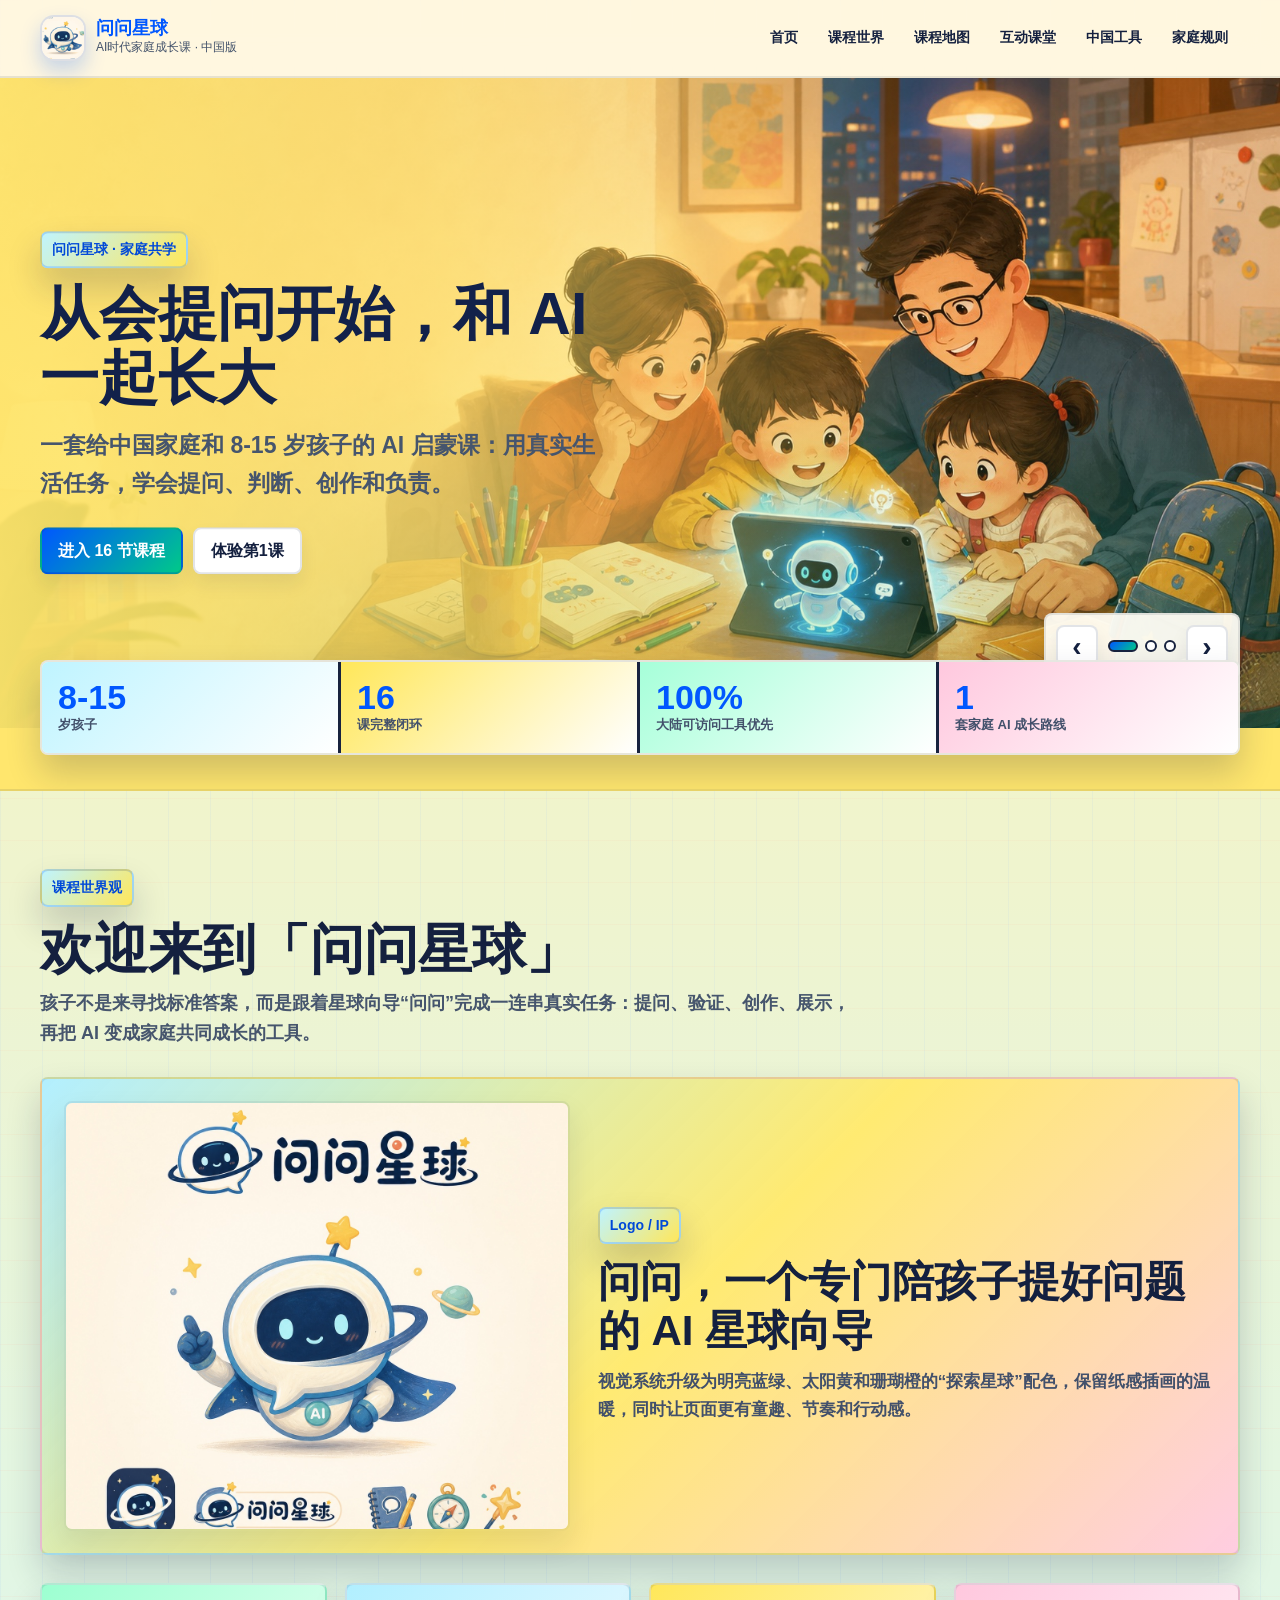
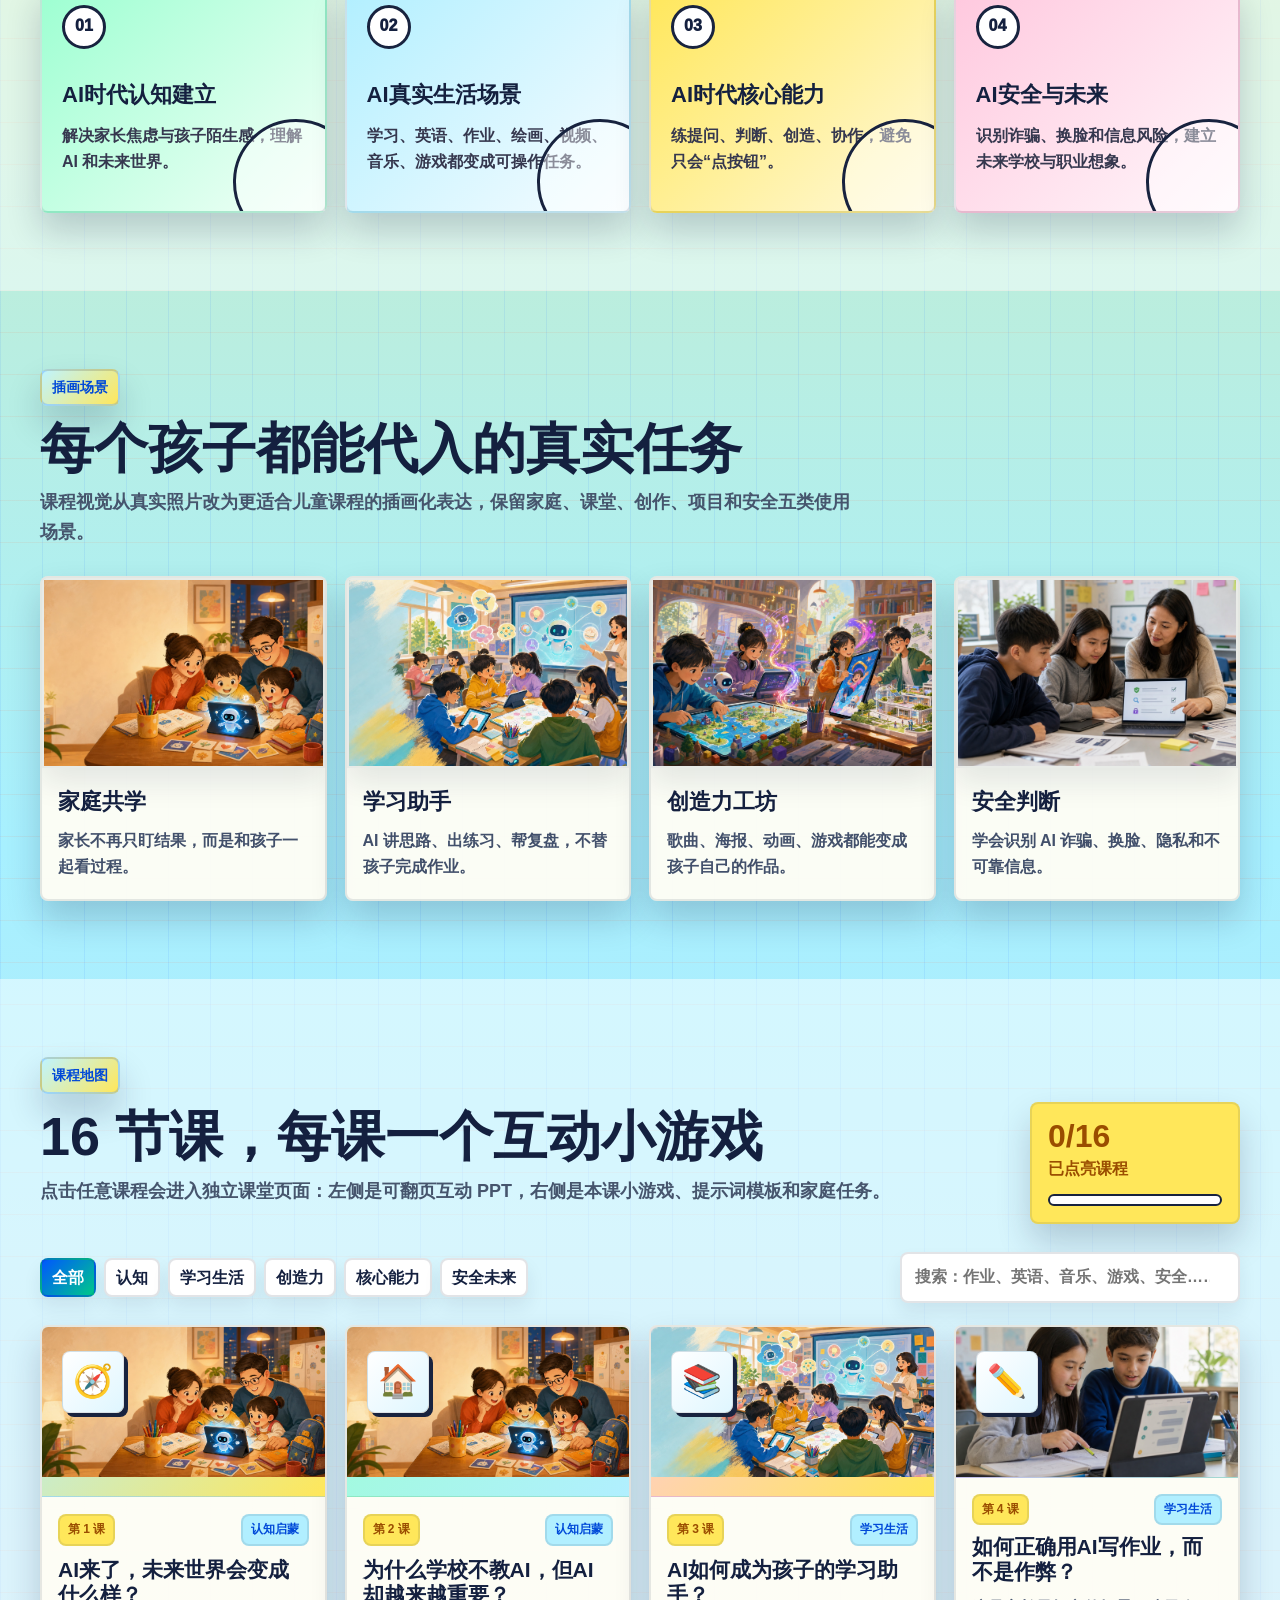
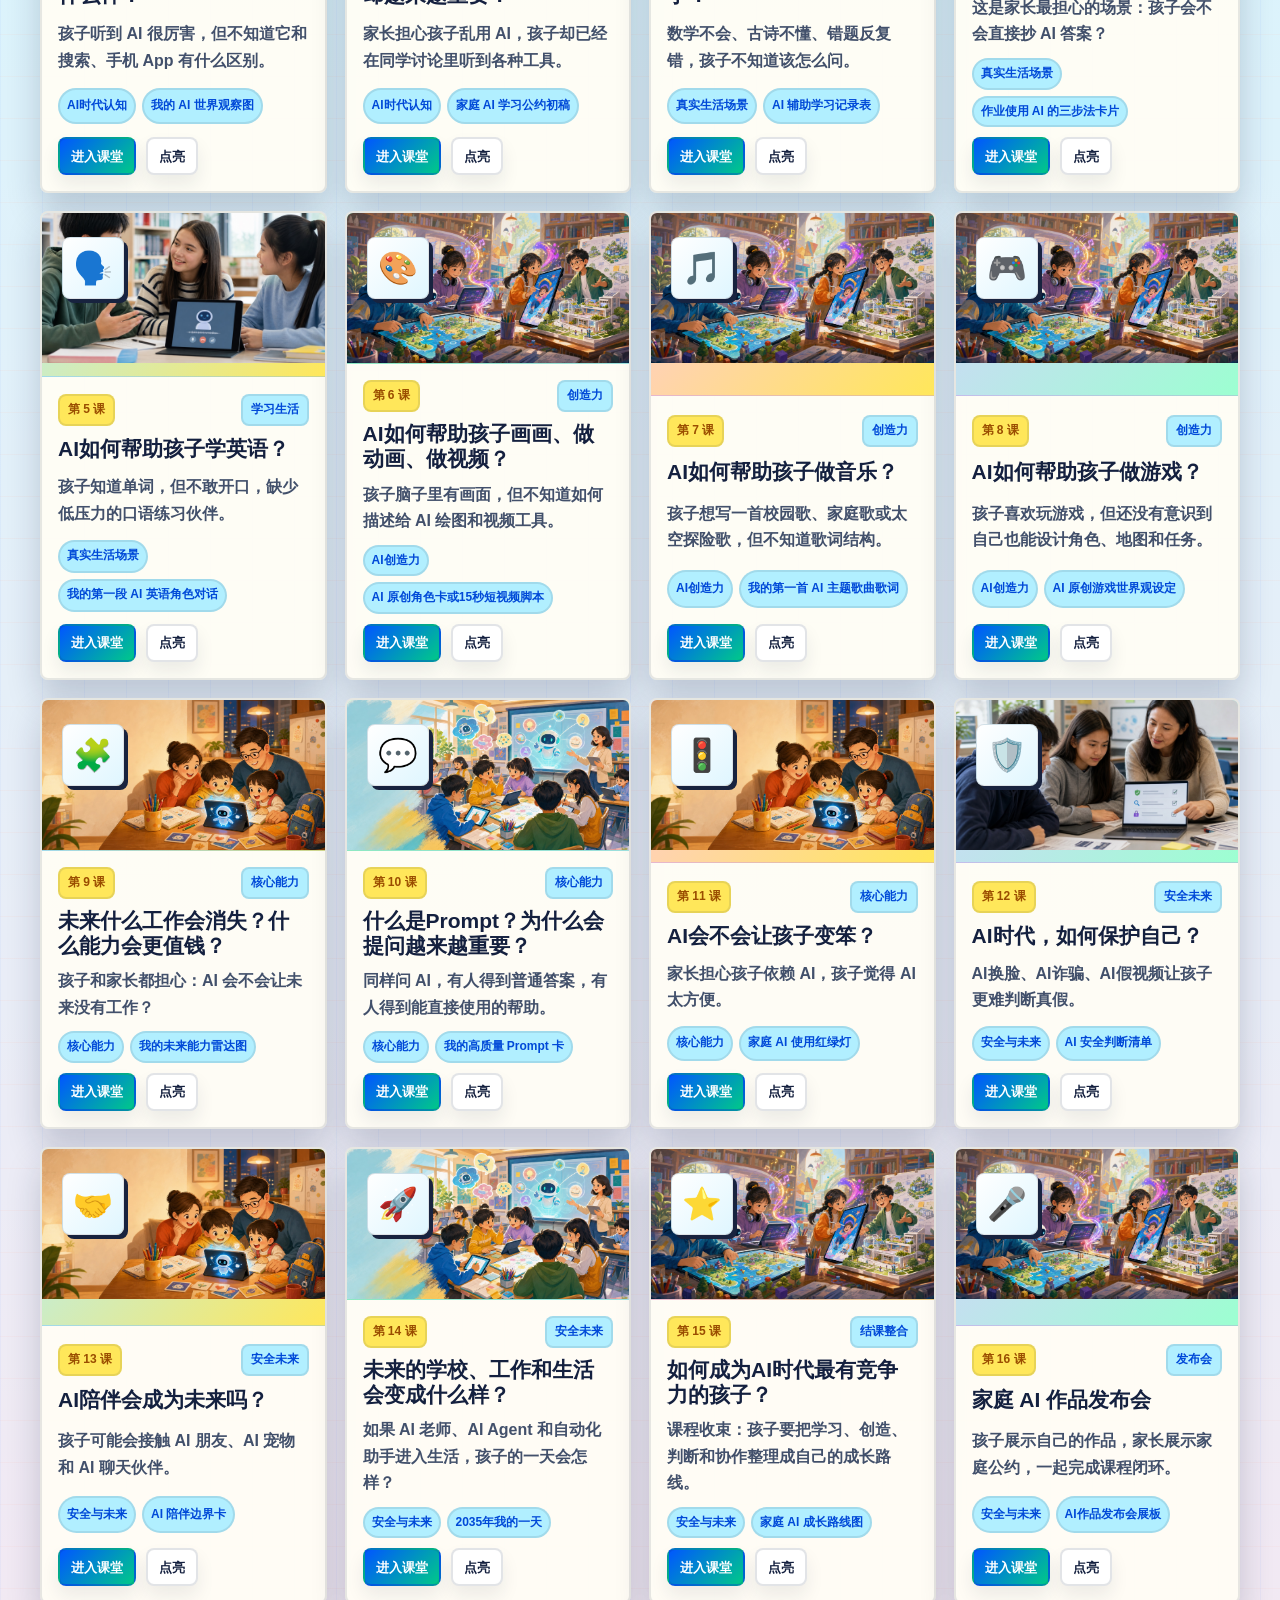
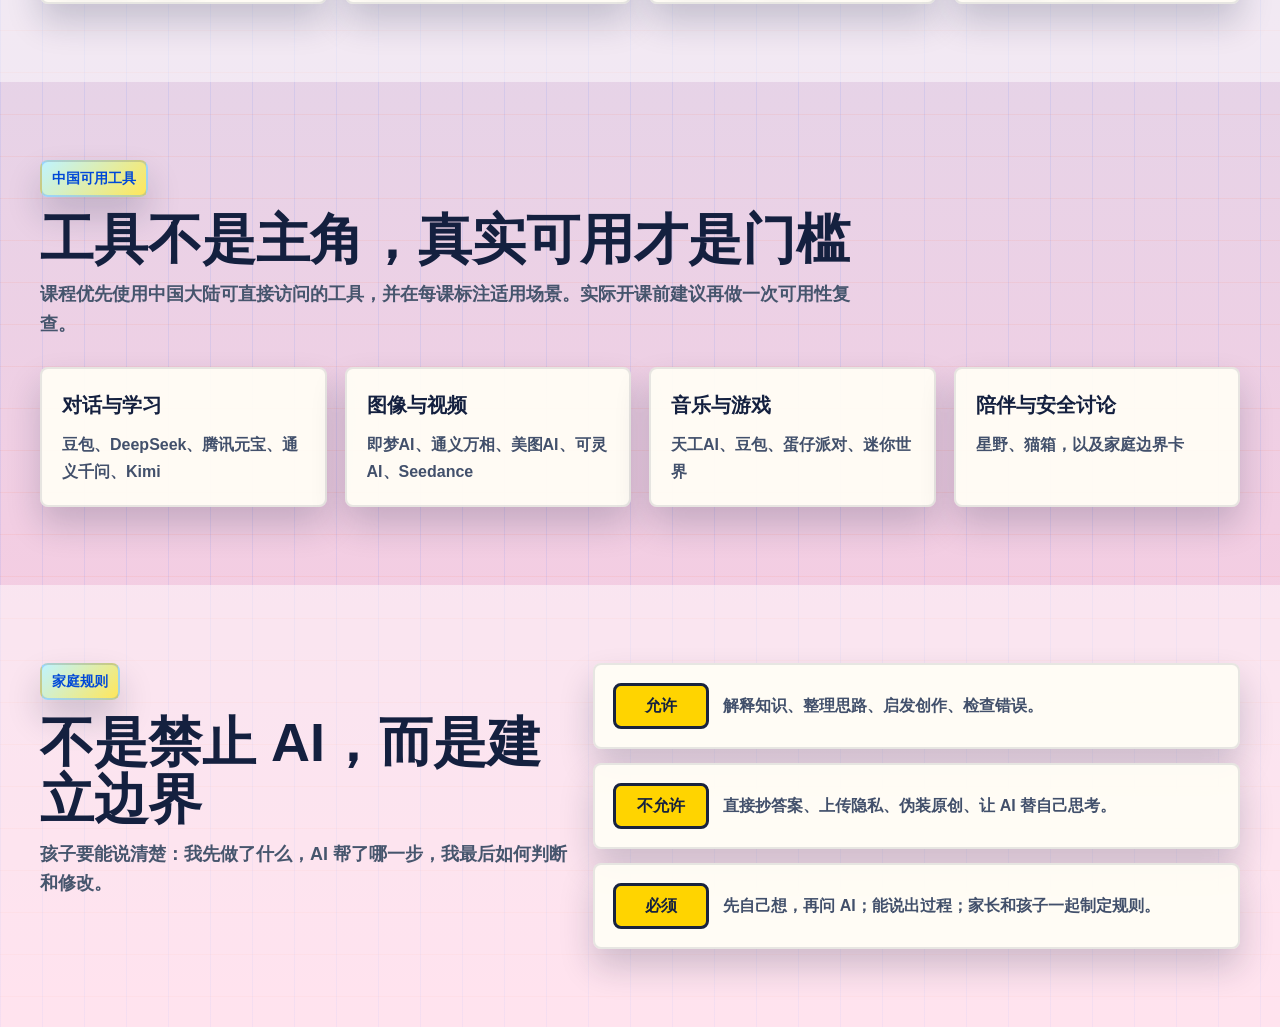
<file: index.html>
<!doctype html>
<html lang="zh-CN">
<head>
  <meta charset="utf-8">
  <meta name="viewport" content="width=device-width, initial-scale=1">
  <title>问问星球 | AI时代家庭成长课（中国版）</title>
  <meta name="description" content="面向中国家庭与 8-15 岁孩子的 AI 原生教育启蒙课程，使用中国大陆可直接访问的 AI 工具，包含课程地图、交互 PPT 和每课小游戏。">
  <link rel="icon" href="assets/favicon.svg" type="image/svg+xml">
  <link rel="stylesheet" href="styles.css?v=wenwen-bright-20260520">
  <link rel="stylesheet" href="wenwen-bright.css?v=20260520h">
</head>
<body data-page="home">
  <a class="skip-link" href="#main">跳到主要内容</a>

  <header class="site-header">
    <nav class="topbar" aria-label="主导航">
      <a class="brand" href="#home" aria-label="问问星球首页">
        <span class="brand-mark image-mark" aria-hidden="true"><img src="assets/wenwen-planet-avatar.jpg" alt=""></span>
        <span>
          <strong>问问星球</strong>
          <small>AI时代家庭成长课 · 中国版</small>
        </span>
      </a>
      <button class="nav-toggle" type="button" aria-expanded="false" aria-controls="siteNav">
        <span aria-hidden="true">☰</span>
        <span class="sr-only">打开导航</span>
      </button>
      <div class="site-nav" id="siteNav">
        <a href="#home">首页</a>
        <a href="#world">课程世界</a>
        <a href="#map">课程地图</a>
        <a href="course.html?lesson=1">互动课堂</a>
        <a href="#toolbox">中国工具</a>
        <a href="#family">家庭规则</a>
      </div>
    </nav>
  </header>

  <main id="main">
    <section class="hero" id="home" aria-labelledby="heroTitle">
      <div class="hero-carousel" id="heroCarousel" aria-roledescription="carousel">
        <article class="hero-slide is-active" data-hero-slide="0">
          <img src="assets/hero-family-ai.jpg" alt="中国家庭在温暖的家中一起体验 AI 学习的儿童插画">
          <div class="hero-copy">
            <p class="eyebrow">问问星球 · 家庭共学</p>
            <h1 id="heroTitle">从会提问开始，和 AI 一起长大</h1>
            <p>一套给中国家庭和 8-15 岁孩子的 AI 启蒙课：用真实生活任务，学会提问、判断、创作和负责。</p>
            <div class="hero-actions">
              <a class="btn primary" href="#map">进入 16 节课程</a>
              <a class="btn ghost" href="course.html?lesson=1">体验第1课</a>
            </div>
          </div>
        </article>
        <article class="hero-slide" data-hero-slide="1">
          <img src="assets/hero-classroom-ai.jpg" alt="学生在课堂中使用 AI 解决学习问题的儿童插画">
          <div class="hero-copy">
            <p class="eyebrow">学习场景 · 真实落地</p>
            <h2>AI 可以是学习助手<br>不是答案复制机</h2>
            <p>用豆包、DeepSeek、通义千问、Kimi 等大陆可访问工具，练习“先思考，再让 AI 提示”。</p>
            <div class="hero-actions">
              <a class="btn primary" href="#map">看学习课程</a>
              <button class="btn ghost" type="button" data-start-course="3">打开第3课</button>
            </div>
          </div>
        </article>
        <article class="hero-slide" data-hero-slide="2">
          <img src="assets/hero-creator-ai.jpg" alt="孩子们用 AI 创作音乐、游戏和海报的儿童插画">
          <div class="hero-copy">
            <p class="eyebrow">创造力 · 作品驱动</p>
            <h2>把想法变成歌、海报、视频和游戏世界</h2>
            <p>每一课都有互动 PPT 和小游戏，孩子不是看完就走，而是带走一个小作品。</p>
            <div class="hero-actions">
              <button class="btn primary" type="button" data-start-course="6">体验创作课</button>
              <a class="btn ghost" href="#world">看课程世界</a>
            </div>
          </div>
        </article>
      </div>
      <div class="carousel-controls" aria-label="首页轮播控制">
        <button class="icon-btn" type="button" id="heroPrev" aria-label="上一张">‹</button>
        <div class="hero-dots" id="heroDots"></div>
        <button class="icon-btn" type="button" id="heroNext" aria-label="下一张">›</button>
      </div>
      <div class="hero-ribbon" aria-label="课程关键数字">
        <div><strong>8-15</strong><span>岁孩子</span></div>
        <div><strong>16</strong><span>课完整闭环</span></div>
        <div><strong>100%</strong><span>大陆可访问工具优先</span></div>
        <div><strong>1</strong><span>套家庭 AI 成长路线</span></div>
      </div>
    </section>

    <section class="section world-section" id="world" aria-labelledby="worldTitle">
      <div class="section-inner">
        <div class="section-heading">
          <p class="section-kicker">课程世界观</p>
          <h2 id="worldTitle">欢迎来到「问问星球」</h2>
          <p class="section-lead">孩子不是来寻找标准答案，而是跟着星球向导“问问”完成一连串真实任务：提问、验证、创作、展示，再把 AI 变成家庭共同成长的工具。</p>
        </div>
        <div class="mascot-showcase">
          <img src="assets/wenwen-planet-ip.jpg" alt="问问星球课程 Logo 和 AI 星球向导 IP 形象">
          <div>
            <p class="mini-tag">Logo / IP</p>
            <h3>问问，一个专门陪孩子提好问题的 AI 星球向导</h3>
            <p>视觉系统升级为明亮蓝绿、太阳黄和珊瑚橙的“探索星球”配色，保留纸感插画的温暖，同时让页面更有童趣、节奏和行动感。</p>
          </div>
        </div>
        <div class="phase-grid">
          <article class="phase-card color-mint">
            <span>01</span>
            <h3>AI时代认知建立</h3>
            <p>解决家长焦虑与孩子陌生感，理解 AI 和未来世界。</p>
          </article>
          <article class="phase-card color-sky">
            <span>02</span>
            <h3>AI真实生活场景</h3>
            <p>学习、英语、作业、绘画、视频、音乐、游戏都变成可操作任务。</p>
          </article>
          <article class="phase-card color-sun">
            <span>03</span>
            <h3>AI时代核心能力</h3>
            <p>练提问、判断、创造、协作，避免只会“点按钮”。</p>
          </article>
          <article class="phase-card color-rose">
            <span>04</span>
            <h3>AI安全与未来</h3>
            <p>识别诈骗、换脸和信息风险，建立未来学校与职业想象。</p>
          </article>
        </div>
      </div>
    </section>

    <section class="section story-section" aria-labelledby="storyTitle">
      <div class="section-inner">
        <div class="section-heading">
          <p class="section-kicker">插画场景</p>
          <h2 id="storyTitle">每个孩子都能代入的真实任务</h2>
          <p class="section-lead">课程视觉从真实照片改为更适合儿童课程的插画化表达，保留家庭、课堂、创作、项目和安全五类使用场景。</p>
        </div>
        <div class="story-grid">
          <article><img src="assets/hero-family-ai.jpg" alt="亲子共同学习 AI 插画"><h3>家庭共学</h3><p>家长不再只盯结果，而是和孩子一起看过程。</p></article>
          <article><img src="assets/hero-classroom-ai.jpg" alt="学生课堂使用 AI 插画"><h3>学习助手</h3><p>AI 讲思路、出练习、帮复盘，不替孩子完成作业。</p></article>
          <article><img src="assets/hero-creator-ai.jpg" alt="孩子用 AI 创作插画"><h3>创造力工坊</h3><p>歌曲、海报、动画、游戏都能变成孩子自己的作品。</p></article>
          <article><img src="assets/scene-safety-photo.jpg" alt="学生进行 AI 安全判断的场景"><h3>安全判断</h3><p>学会识别 AI 诈骗、换脸、隐私和不可靠信息。</p></article>
        </div>
      </div>
    </section>

    <section class="section map-section" id="map" aria-labelledby="mapTitle">
      <div class="section-inner">
        <div class="section-heading with-progress">
          <div>
            <p class="section-kicker">课程地图</p>
            <h2 id="mapTitle">16 节课，每课一个互动小游戏</h2>
            <p class="section-lead">点击任意课程会进入独立课堂页面：左侧是可翻页互动 PPT，右侧是本课小游戏、提示词模板和家庭任务。</p>
          </div>
          <div class="progress-widget" aria-label="课程完成进度">
            <strong id="progressNumber">0/16</strong>
            <span>已点亮课程</span>
            <div class="progress-track"><span id="progressBar"></span></div>
          </div>
        </div>
        <div class="map-controls">
          <div class="filter-group" role="group" aria-label="课程模块筛选">
            <button class="filter-btn is-active" type="button" data-filter="all">全部</button>
            <button class="filter-btn" type="button" data-filter="mindset">认知</button>
            <button class="filter-btn" type="button" data-filter="life">学习生活</button>
            <button class="filter-btn" type="button" data-filter="create">创造力</button>
            <button class="filter-btn" type="button" data-filter="ability">核心能力</button>
            <button class="filter-btn" type="button" data-filter="future">安全未来</button>
          </div>
          <label class="search-box">
            <span class="sr-only">搜索课程</span>
            <input id="lessonSearch" type="search" placeholder="搜索：作业、英语、音乐、游戏、安全……">
          </label>
        </div>
        <div class="lesson-grid" id="lessonGrid" aria-live="polite"></div>
      </div>
    </section>

    <section class="section toolbox-section" id="toolbox" aria-labelledby="toolboxTitle">
      <div class="section-inner">
        <div class="section-heading">
          <p class="section-kicker">中国可用工具</p>
          <h2 id="toolboxTitle">工具不是主角，真实可用才是门槛</h2>
          <p class="section-lead">课程优先使用中国大陆可直接访问的工具，并在每课标注适用场景。实际开课前建议再做一次可用性复查。</p>
        </div>
        <div class="tool-grid">
          <article><strong>对话与学习</strong><p>豆包、DeepSeek、腾讯元宝、通义千问、Kimi</p></article>
          <article><strong>图像与视频</strong><p>即梦AI、通义万相、美图AI、可灵AI、Seedance</p></article>
          <article><strong>音乐与游戏</strong><p>天工AI、豆包、蛋仔派对、迷你世界</p></article>
          <article><strong>陪伴与安全讨论</strong><p>星野、猫箱，以及家庭边界卡</p></article>
        </div>
      </div>
    </section>

    <section class="section family-section" id="family" aria-labelledby="familyTitle">
      <div class="section-inner family-grid">
        <div>
          <p class="section-kicker">家庭规则</p>
          <h2 id="familyTitle">不是禁止 AI，而是建立边界</h2>
          <p class="section-lead">孩子要能说清楚：我先做了什么，AI 帮了哪一步，我最后如何判断和修改。</p>
        </div>
        <div class="rule-board">
          <article><span>允许</span><p>解释知识、整理思路、启发创作、检查错误。</p></article>
          <article><span>不允许</span><p>直接抄答案、上传隐私、伪装原创、让 AI 替自己思考。</p></article>
          <article><span>必须</span><p>先自己想，再问 AI；能说出过程；家长和孩子一起制定规则。</p></article>
        </div>
      </div>
    </section>
  </main>

  <div class="toast" id="toast" role="status" aria-live="polite"></div>

  <script src="script.js?v=native-scroll-20260521"></script>
</body>
</html>
</file>
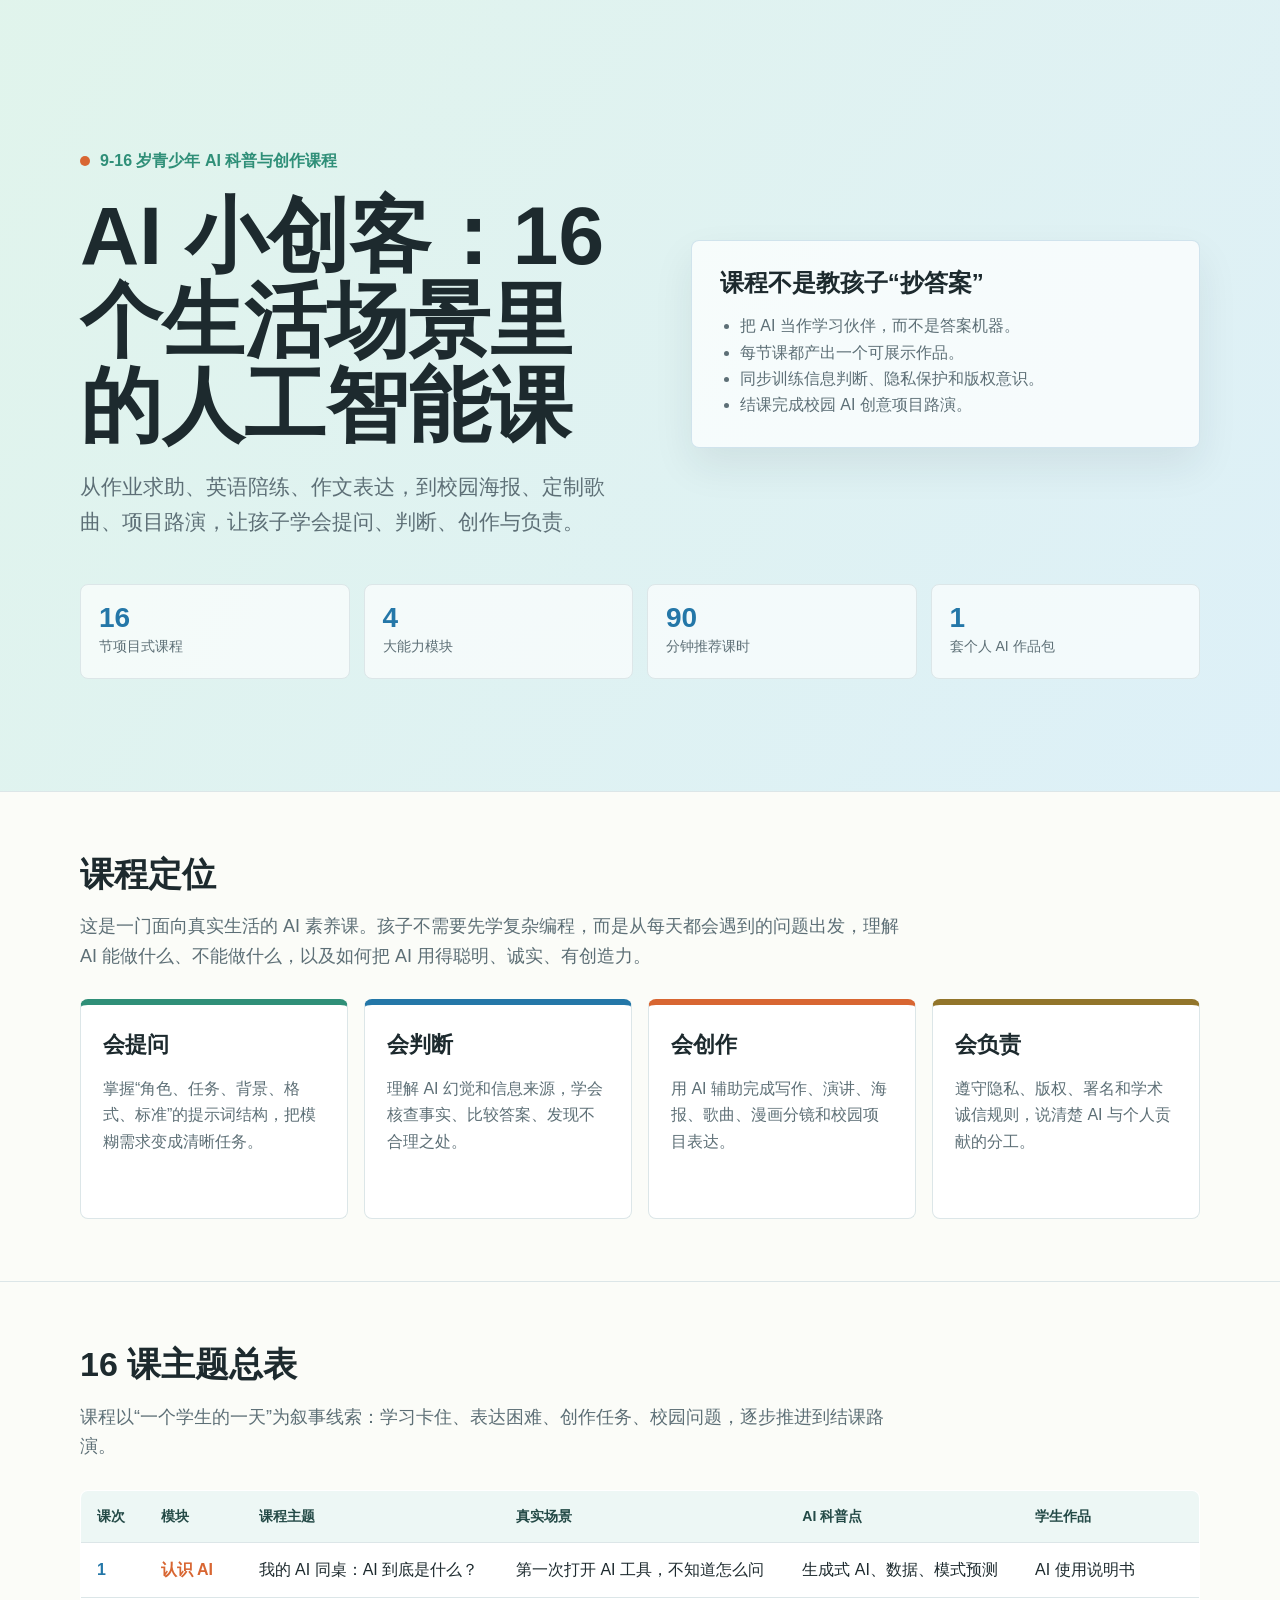
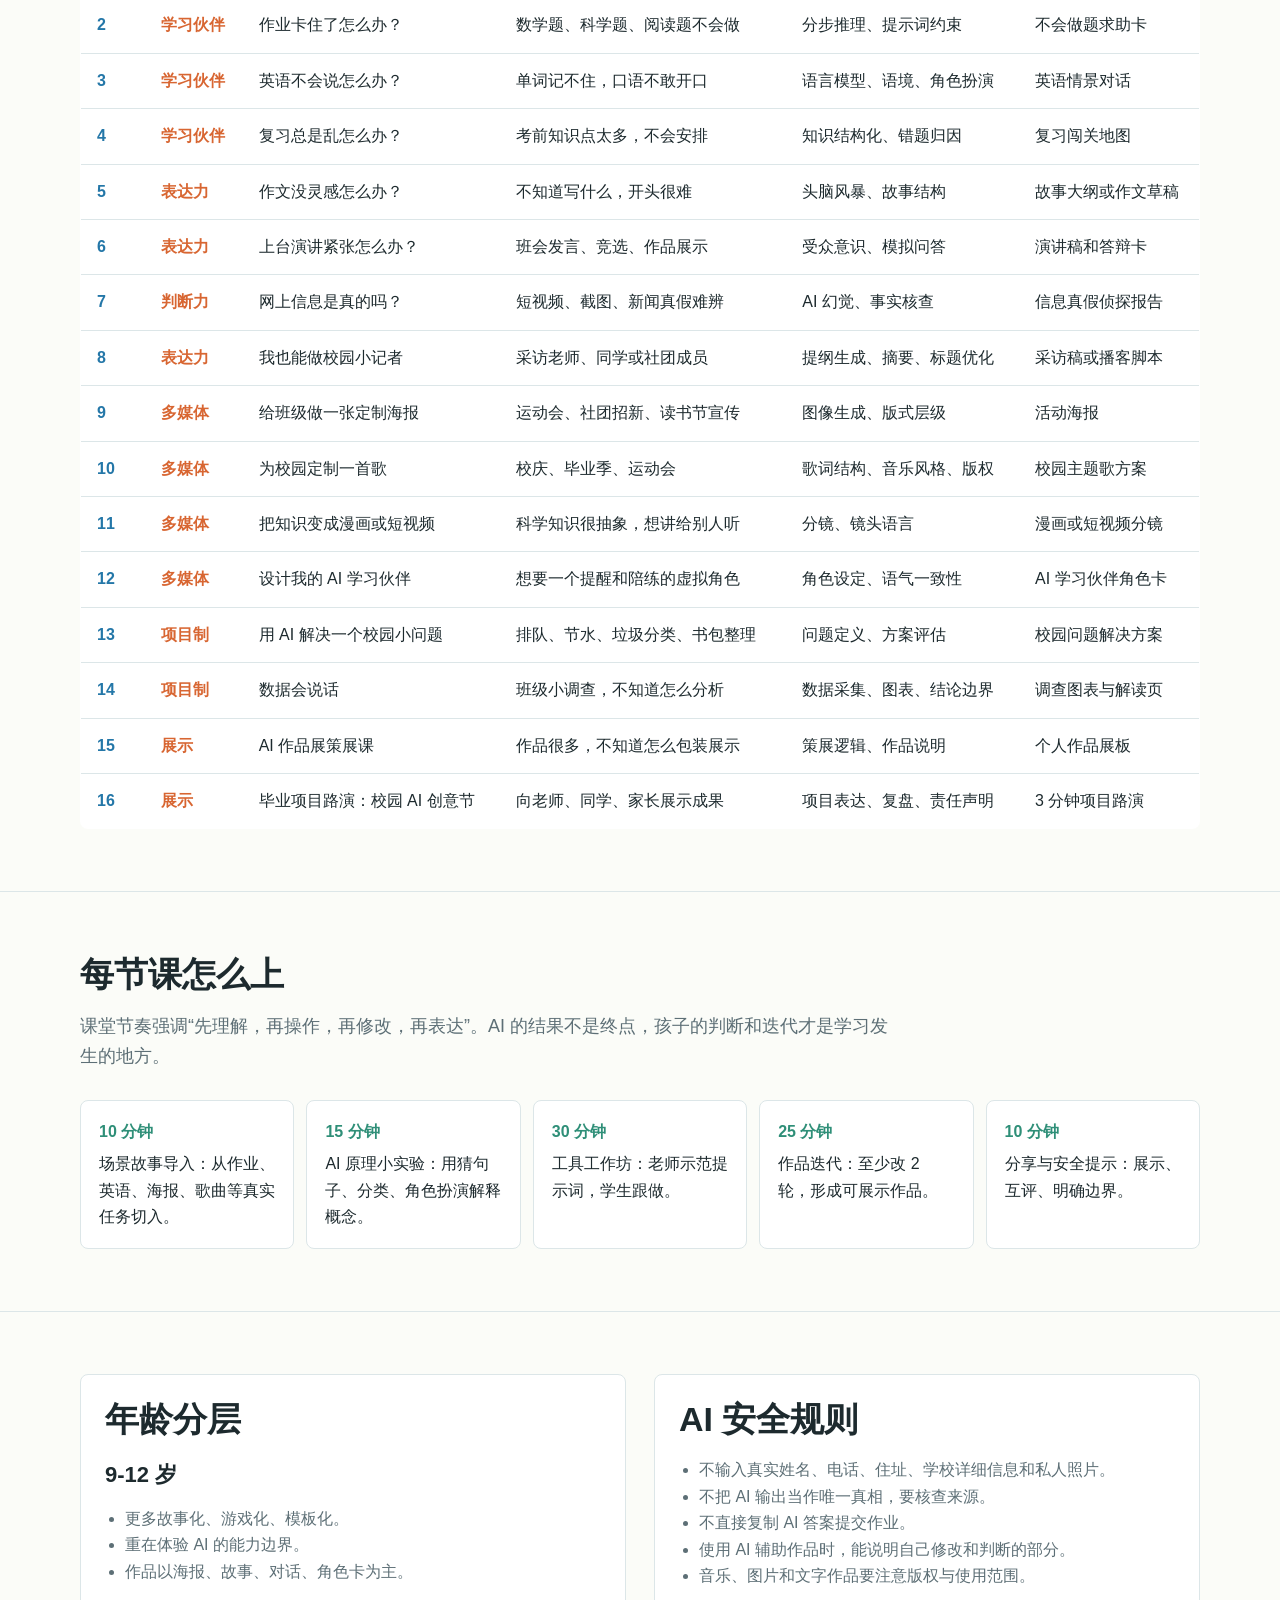
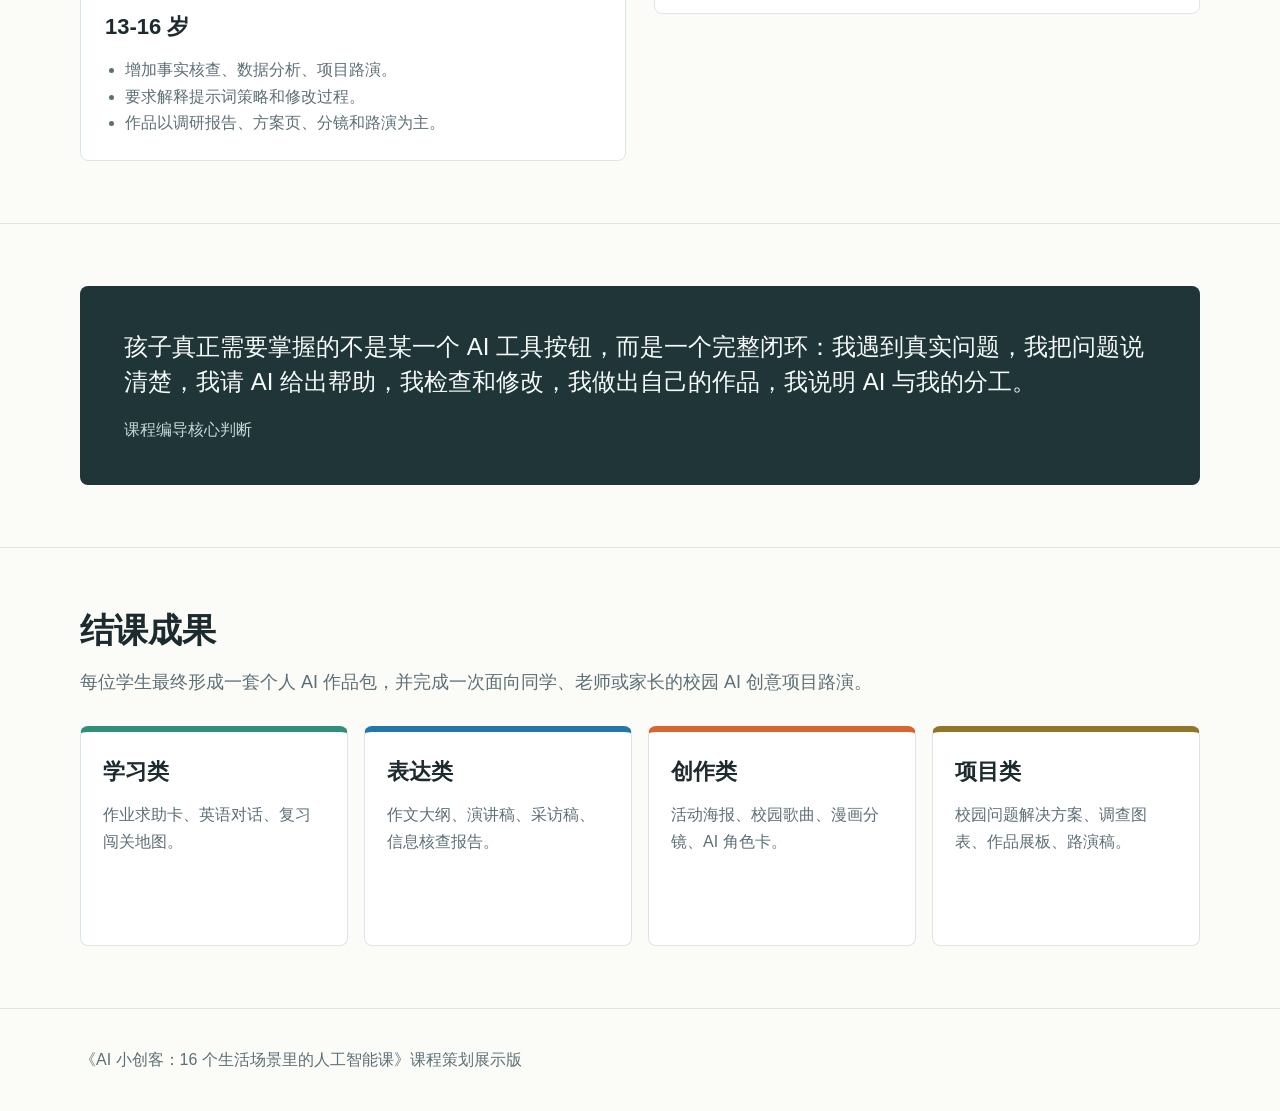
<file: AI科普课程策划案-展示版.html>
<!doctype html>
<html lang="zh-CN">
<head>
  <meta charset="utf-8">
  <meta name="viewport" content="width=device-width, initial-scale=1">
  <title>AI 小创客：16 个生活场景里的人工智能课</title>
  <style>
    :root {
      --ink: #1d2a2e;
      --muted: #5d6f76;
      --line: #dce6e8;
      --paper: #fbfcf8;
      --mint: #dff4ec;
      --sky: #d9eef8;
      --coral: #ffb28f;
      --gold: #f6d77b;
      --green: #2f8f78;
      --blue: #2477a8;
      --orange: #d86632;
    }

    * {
      box-sizing: border-box;
    }

    body {
      margin: 0;
      background: var(--paper);
      color: var(--ink);
      font-family: -apple-system, BlinkMacSystemFont, "Segoe UI", "PingFang SC", "Microsoft YaHei", sans-serif;
      line-height: 1.65;
    }

    header {
      min-height: 88vh;
      display: grid;
      align-items: center;
      background:
        linear-gradient(120deg, rgba(223, 244, 236, 0.95), rgba(217, 238, 248, 0.82)),
        linear-gradient(160deg, #fdf8ea, #eff9f7);
      border-bottom: 1px solid var(--line);
    }

    .wrap {
      width: min(1120px, calc(100% - 40px));
      margin: 0 auto;
    }

    .hero-grid {
      display: grid;
      grid-template-columns: minmax(0, 1.05fr) minmax(320px, 0.95fr);
      gap: 48px;
      align-items: center;
      padding: 72px 0 44px;
    }

    .eyebrow {
      display: inline-flex;
      align-items: center;
      gap: 10px;
      color: var(--green);
      font-weight: 700;
      letter-spacing: 0;
      margin-bottom: 18px;
    }

    .dot {
      width: 10px;
      height: 10px;
      border-radius: 50%;
      background: var(--orange);
      display: inline-block;
    }

    h1 {
      margin: 0;
      font-size: clamp(42px, 7vw, 82px);
      line-height: 1.04;
      letter-spacing: 0;
    }

    .subtitle {
      max-width: 740px;
      margin: 22px 0 0;
      font-size: 21px;
      color: var(--muted);
    }

    .hero-panel {
      border: 1px solid rgba(36, 119, 168, 0.18);
      background: rgba(255, 255, 255, 0.72);
      border-radius: 8px;
      padding: 28px;
      box-shadow: 0 18px 40px rgba(29, 42, 46, 0.08);
    }

    .hero-panel h2 {
      margin: 0 0 16px;
      font-size: 24px;
    }

    .hero-panel ul {
      padding-left: 20px;
      margin: 0;
      color: var(--muted);
    }

    .stats {
      display: grid;
      grid-template-columns: repeat(4, 1fr);
      gap: 14px;
      padding-bottom: 36px;
    }

    .stat {
      padding: 18px;
      border: 1px solid var(--line);
      background: rgba(255, 255, 255, 0.66);
      border-radius: 8px;
    }

    .stat strong {
      display: block;
      font-size: 28px;
      color: var(--blue);
      line-height: 1.1;
    }

    .stat span {
      color: var(--muted);
      font-size: 14px;
    }

    section {
      padding: 62px 0;
      border-bottom: 1px solid var(--line);
    }

    h2 {
      margin: 0 0 18px;
      font-size: 34px;
      line-height: 1.18;
      letter-spacing: 0;
    }

    h3 {
      margin: 0 0 12px;
      font-size: 22px;
      letter-spacing: 0;
    }

    .lead {
      max-width: 820px;
      margin: 0 0 28px;
      color: var(--muted);
      font-size: 18px;
    }

    .pillars {
      display: grid;
      grid-template-columns: repeat(4, 1fr);
      gap: 16px;
    }

    .pillar {
      border: 1px solid var(--line);
      background: #fff;
      border-radius: 8px;
      padding: 22px;
      min-height: 220px;
    }

    .pillar:nth-child(1) { border-top: 6px solid var(--green); }
    .pillar:nth-child(2) { border-top: 6px solid var(--blue); }
    .pillar:nth-child(3) { border-top: 6px solid var(--orange); }
    .pillar:nth-child(4) { border-top: 6px solid #92752b; }

    .pillar p {
      margin: 0;
      color: var(--muted);
    }

    .lesson-table {
      width: 100%;
      border-collapse: collapse;
      background: #fff;
      border: 1px solid var(--line);
      border-radius: 8px;
      overflow: hidden;
      display: table;
    }

    th,
    td {
      padding: 14px 16px;
      border-bottom: 1px solid var(--line);
      vertical-align: top;
      text-align: left;
    }

    th {
      background: #edf7f5;
      color: #244a47;
      font-size: 14px;
    }

    tr:last-child td {
      border-bottom: 0;
    }

    td:first-child {
      width: 64px;
      color: var(--blue);
      font-weight: 800;
    }

    .module-label {
      font-weight: 800;
      color: var(--orange);
      white-space: nowrap;
    }

    .flow {
      display: grid;
      grid-template-columns: repeat(5, 1fr);
      gap: 12px;
      margin-top: 26px;
    }

    .flow div {
      background: #fff;
      border: 1px solid var(--line);
      border-radius: 8px;
      padding: 18px;
      min-height: 128px;
    }

    .flow strong {
      color: var(--green);
      display: block;
      margin-bottom: 6px;
    }

    .two-col {
      display: grid;
      grid-template-columns: 1fr 1fr;
      gap: 28px;
      align-items: start;
    }

    .box {
      background: #fff;
      border: 1px solid var(--line);
      border-radius: 8px;
      padding: 24px;
    }

    .box ul {
      margin: 0;
      padding-left: 20px;
      color: var(--muted);
    }

    .quote {
      background: #1f3538;
      color: #f7fbfa;
      padding: 44px;
      border-radius: 8px;
      font-size: 24px;
      line-height: 1.45;
    }

    .quote small {
      display: block;
      margin-top: 18px;
      color: #c3dbd7;
      font-size: 16px;
    }

    footer {
      padding: 38px 0;
      color: var(--muted);
    }

    @media (max-width: 900px) {
      .hero-grid,
      .two-col,
      .pillars,
      .flow,
      .stats {
        grid-template-columns: 1fr;
      }

      header {
        min-height: auto;
      }

      .hero-grid {
        padding-top: 48px;
      }

      .lesson-table {
        display: block;
        overflow-x: auto;
      }
    }
  </style>
</head>
<body>
  <header>
    <div class="wrap">
      <div class="hero-grid">
        <div>
          <div class="eyebrow"><span class="dot"></span>9-16 岁青少年 AI 科普与创作课程</div>
          <h1>AI 小创客：16 个生活场景里的人工智能课</h1>
          <p class="subtitle">从作业求助、英语陪练、作文表达，到校园海报、定制歌曲、项目路演，让孩子学会提问、判断、创作与负责。</p>
        </div>
        <div class="hero-panel">
          <h2>课程不是教孩子“抄答案”</h2>
          <ul>
            <li>把 AI 当作学习伙伴，而不是答案机器。</li>
            <li>每节课都产出一个可展示作品。</li>
            <li>同步训练信息判断、隐私保护和版权意识。</li>
            <li>结课完成校园 AI 创意项目路演。</li>
          </ul>
        </div>
      </div>
      <div class="stats">
        <div class="stat"><strong>16</strong><span>节项目式课程</span></div>
        <div class="stat"><strong>4</strong><span>大能力模块</span></div>
        <div class="stat"><strong>90</strong><span>分钟推荐课时</span></div>
        <div class="stat"><strong>1</strong><span>套个人 AI 作品包</span></div>
      </div>
    </div>
  </header>

  <section>
    <div class="wrap">
      <h2>课程定位</h2>
      <p class="lead">这是一门面向真实生活的 AI 素养课。孩子不需要先学复杂编程，而是从每天都会遇到的问题出发，理解 AI 能做什么、不能做什么，以及如何把 AI 用得聪明、诚实、有创造力。</p>
      <div class="pillars">
        <div class="pillar">
          <h3>会提问</h3>
          <p>掌握“角色、任务、背景、格式、标准”的提示词结构，把模糊需求变成清晰任务。</p>
        </div>
        <div class="pillar">
          <h3>会判断</h3>
          <p>理解 AI 幻觉和信息来源，学会核查事实、比较答案、发现不合理之处。</p>
        </div>
        <div class="pillar">
          <h3>会创作</h3>
          <p>用 AI 辅助完成写作、演讲、海报、歌曲、漫画分镜和校园项目表达。</p>
        </div>
        <div class="pillar">
          <h3>会负责</h3>
          <p>遵守隐私、版权、署名和学术诚信规则，说清楚 AI 与个人贡献的分工。</p>
        </div>
      </div>
    </div>
  </section>

  <section>
    <div class="wrap">
      <h2>16 课主题总表</h2>
      <p class="lead">课程以“一个学生的一天”为叙事线索：学习卡住、表达困难、创作任务、校园问题，逐步推进到结课路演。</p>
      <table class="lesson-table">
        <thead>
          <tr>
            <th>课次</th>
            <th>模块</th>
            <th>课程主题</th>
            <th>真实场景</th>
            <th>AI 科普点</th>
            <th>学生作品</th>
          </tr>
        </thead>
        <tbody>
          <tr><td>1</td><td class="module-label">认识 AI</td><td>我的 AI 同桌：AI 到底是什么？</td><td>第一次打开 AI 工具，不知道怎么问</td><td>生成式 AI、数据、模式预测</td><td>AI 使用说明书</td></tr>
          <tr><td>2</td><td class="module-label">学习伙伴</td><td>作业卡住了怎么办？</td><td>数学题、科学题、阅读题不会做</td><td>分步推理、提示词约束</td><td>不会做题求助卡</td></tr>
          <tr><td>3</td><td class="module-label">学习伙伴</td><td>英语不会说怎么办？</td><td>单词记不住，口语不敢开口</td><td>语言模型、语境、角色扮演</td><td>英语情景对话</td></tr>
          <tr><td>4</td><td class="module-label">学习伙伴</td><td>复习总是乱怎么办？</td><td>考前知识点太多，不会安排</td><td>知识结构化、错题归因</td><td>复习闯关地图</td></tr>
          <tr><td>5</td><td class="module-label">表达力</td><td>作文没灵感怎么办？</td><td>不知道写什么，开头很难</td><td>头脑风暴、故事结构</td><td>故事大纲或作文草稿</td></tr>
          <tr><td>6</td><td class="module-label">表达力</td><td>上台演讲紧张怎么办？</td><td>班会发言、竞选、作品展示</td><td>受众意识、模拟问答</td><td>演讲稿和答辩卡</td></tr>
          <tr><td>7</td><td class="module-label">判断力</td><td>网上信息是真的吗？</td><td>短视频、截图、新闻真假难辨</td><td>AI 幻觉、事实核查</td><td>信息真假侦探报告</td></tr>
          <tr><td>8</td><td class="module-label">表达力</td><td>我也能做校园小记者</td><td>采访老师、同学或社团成员</td><td>提纲生成、摘要、标题优化</td><td>采访稿或播客脚本</td></tr>
          <tr><td>9</td><td class="module-label">多媒体</td><td>给班级做一张定制海报</td><td>运动会、社团招新、读书节宣传</td><td>图像生成、版式层级</td><td>活动海报</td></tr>
          <tr><td>10</td><td class="module-label">多媒体</td><td>为校园定制一首歌</td><td>校庆、毕业季、运动会</td><td>歌词结构、音乐风格、版权</td><td>校园主题歌方案</td></tr>
          <tr><td>11</td><td class="module-label">多媒体</td><td>把知识变成漫画或短视频</td><td>科学知识很抽象，想讲给别人听</td><td>分镜、镜头语言</td><td>漫画或短视频分镜</td></tr>
          <tr><td>12</td><td class="module-label">多媒体</td><td>设计我的 AI 学习伙伴</td><td>想要一个提醒和陪练的虚拟角色</td><td>角色设定、语气一致性</td><td>AI 学习伙伴角色卡</td></tr>
          <tr><td>13</td><td class="module-label">项目制</td><td>用 AI 解决一个校园小问题</td><td>排队、节水、垃圾分类、书包整理</td><td>问题定义、方案评估</td><td>校园问题解决方案</td></tr>
          <tr><td>14</td><td class="module-label">项目制</td><td>数据会说话</td><td>班级小调查，不知道怎么分析</td><td>数据采集、图表、结论边界</td><td>调查图表与解读页</td></tr>
          <tr><td>15</td><td class="module-label">展示</td><td>AI 作品展策展课</td><td>作品很多，不知道怎么包装展示</td><td>策展逻辑、作品说明</td><td>个人作品展板</td></tr>
          <tr><td>16</td><td class="module-label">展示</td><td>毕业项目路演：校园 AI 创意节</td><td>向老师、同学、家长展示成果</td><td>项目表达、复盘、责任声明</td><td>3 分钟项目路演</td></tr>
        </tbody>
      </table>
    </div>
  </section>

  <section>
    <div class="wrap">
      <h2>每节课怎么上</h2>
      <p class="lead">课堂节奏强调“先理解，再操作，再修改，再表达”。AI 的结果不是终点，孩子的判断和迭代才是学习发生的地方。</p>
      <div class="flow">
        <div><strong>10 分钟</strong>场景故事导入：从作业、英语、海报、歌曲等真实任务切入。</div>
        <div><strong>15 分钟</strong>AI 原理小实验：用猜句子、分类、角色扮演解释概念。</div>
        <div><strong>30 分钟</strong>工具工作坊：老师示范提示词，学生跟做。</div>
        <div><strong>25 分钟</strong>作品迭代：至少改 2 轮，形成可展示作品。</div>
        <div><strong>10 分钟</strong>分享与安全提示：展示、互评、明确边界。</div>
      </div>
    </div>
  </section>

  <section>
    <div class="wrap two-col">
      <div class="box">
        <h2>年龄分层</h2>
        <h3>9-12 岁</h3>
        <ul>
          <li>更多故事化、游戏化、模板化。</li>
          <li>重在体验 AI 的能力边界。</li>
          <li>作品以海报、故事、对话、角色卡为主。</li>
        </ul>
        <h3 style="margin-top:24px;">13-16 岁</h3>
        <ul>
          <li>增加事实核查、数据分析、项目路演。</li>
          <li>要求解释提示词策略和修改过程。</li>
          <li>作品以调研报告、方案页、分镜和路演为主。</li>
        </ul>
      </div>
      <div class="box">
        <h2>AI 安全规则</h2>
        <ul>
          <li>不输入真实姓名、电话、住址、学校详细信息和私人照片。</li>
          <li>不把 AI 输出当作唯一真相，要核查来源。</li>
          <li>不直接复制 AI 答案提交作业。</li>
          <li>使用 AI 辅助作品时，能说明自己修改和判断的部分。</li>
          <li>音乐、图片和文字作品要注意版权与使用范围。</li>
        </ul>
      </div>
    </div>
  </section>

  <section>
    <div class="wrap">
      <div class="quote">
        孩子真正需要掌握的不是某一个 AI 工具按钮，而是一个完整闭环：我遇到真实问题，我把问题说清楚，我请 AI 给出帮助，我检查和修改，我做出自己的作品，我说明 AI 与我的分工。
        <small>课程编导核心判断</small>
      </div>
    </div>
  </section>

  <section>
    <div class="wrap">
      <h2>结课成果</h2>
      <p class="lead">每位学生最终形成一套个人 AI 作品包，并完成一次面向同学、老师或家长的校园 AI 创意项目路演。</p>
      <div class="pillars">
        <div class="pillar">
          <h3>学习类</h3>
          <p>作业求助卡、英语对话、复习闯关地图。</p>
        </div>
        <div class="pillar">
          <h3>表达类</h3>
          <p>作文大纲、演讲稿、采访稿、信息核查报告。</p>
        </div>
        <div class="pillar">
          <h3>创作类</h3>
          <p>活动海报、校园歌曲、漫画分镜、AI 角色卡。</p>
        </div>
        <div class="pillar">
          <h3>项目类</h3>
          <p>校园问题解决方案、调查图表、作品展板、路演稿。</p>
        </div>
      </div>
    </div>
  </section>

  <footer>
    <div class="wrap">《AI 小创客：16 个生活场景里的人工智能课》课程策划展示版</div>
  </footer>
</body>
</html>
</file>
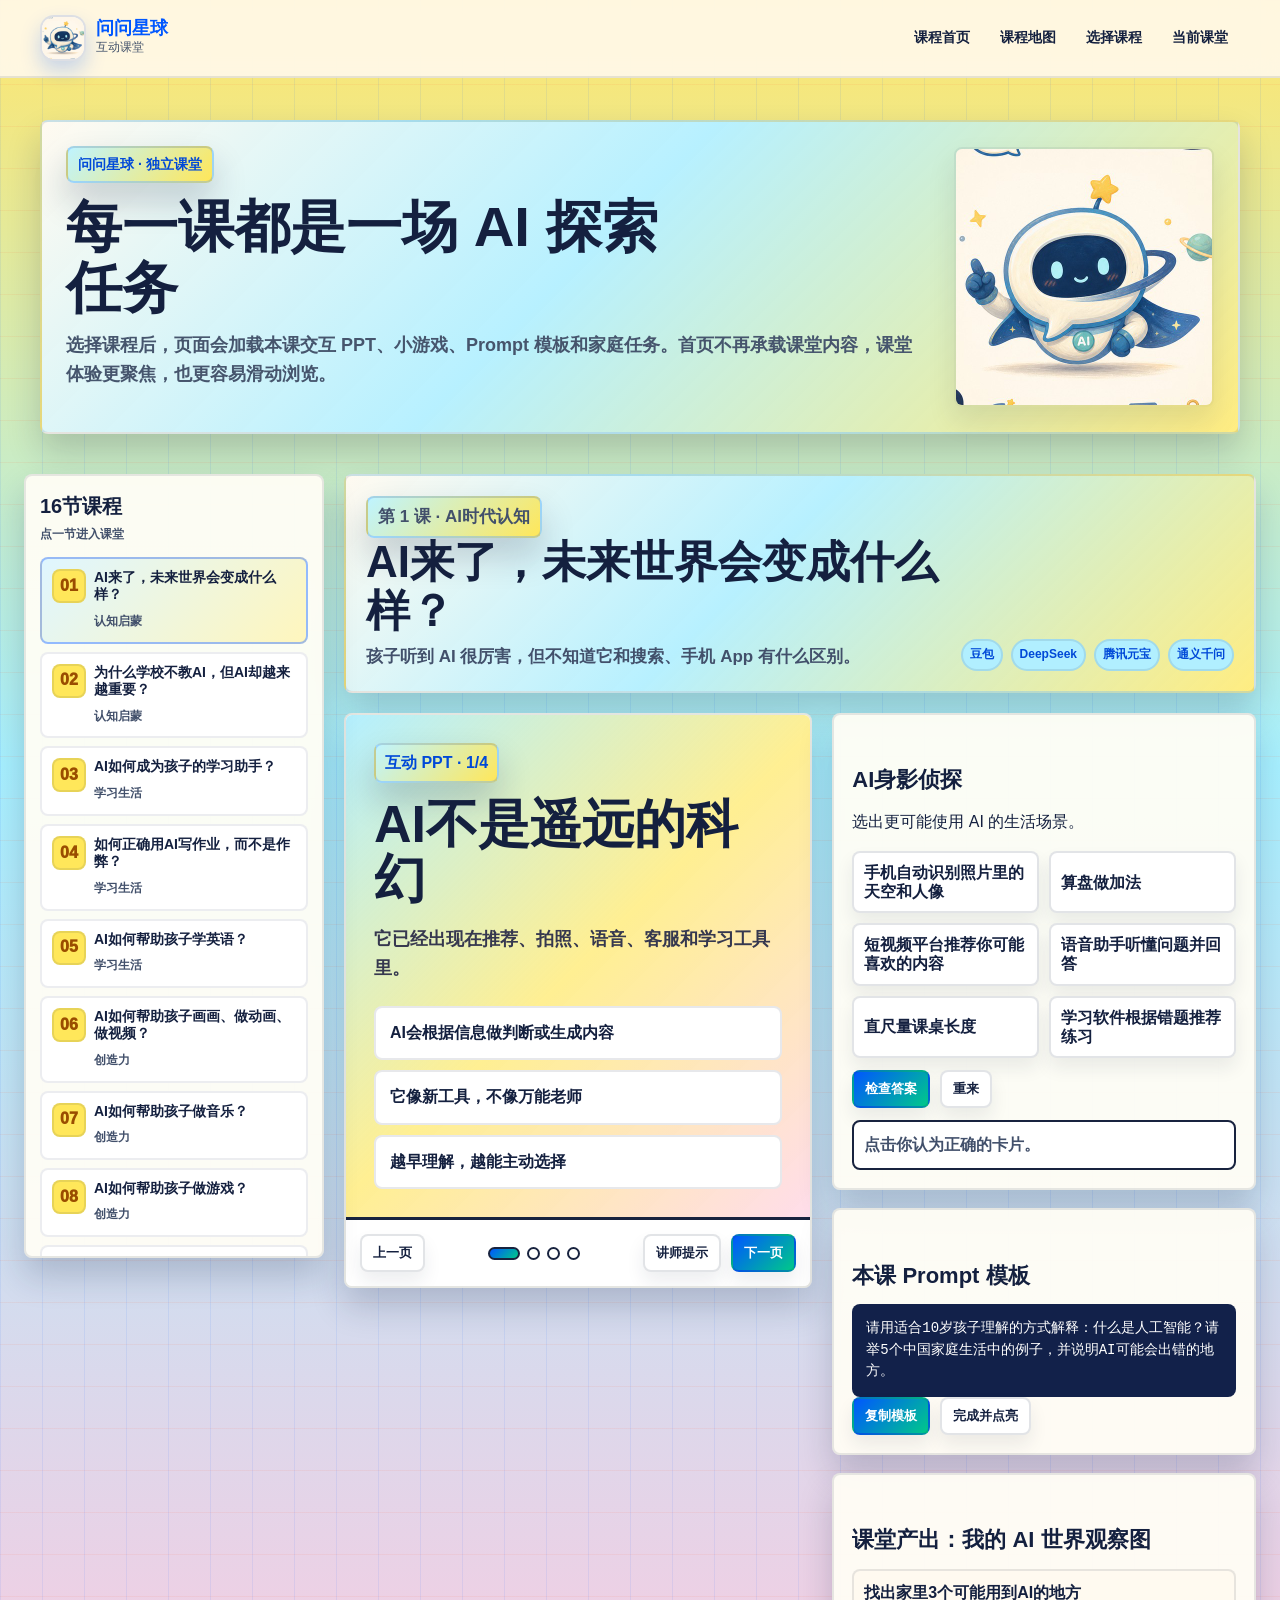
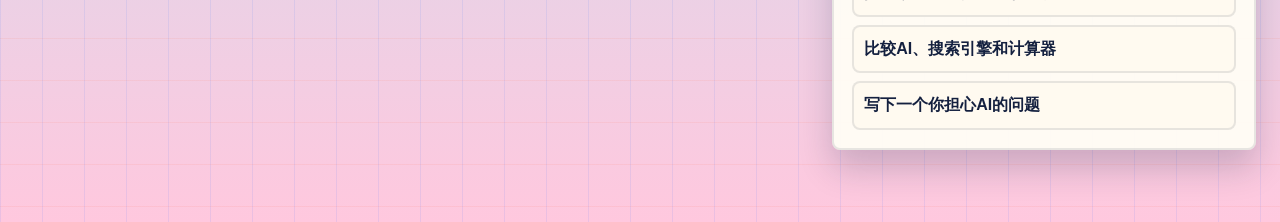
<file: course.html>
<!doctype html>
<html lang="zh-CN">
<head>
  <meta charset="utf-8">
  <meta name="viewport" content="width=device-width, initial-scale=1">
  <title>问问星球互动课堂</title>
  <meta name="description" content="问问星球 AI 家庭成长课的独立课堂页面，包含交互 PPT、课堂小游戏、Prompt 模板和家庭任务。">
  <link rel="icon" href="assets/favicon.svg" type="image/svg+xml">
  <link rel="stylesheet" href="styles.css?v=wenwen-bright-20260520">
  <link rel="stylesheet" href="wenwen-bright.css?v=20260520h">
</head>
<body data-page="course">
  <a class="skip-link" href="#main">跳到课堂内容</a>

  <header class="site-header">
    <nav class="topbar" aria-label="课堂导航">
      <a class="brand" href="index.html" aria-label="返回问问星球首页">
        <span class="brand-mark image-mark" aria-hidden="true"><img src="assets/wenwen-planet-avatar.jpg" alt=""></span>
        <span>
          <strong>问问星球</strong>
          <small>互动课堂</small>
        </span>
      </a>
      <button class="nav-toggle" type="button" aria-expanded="false" aria-controls="siteNav">
        <span aria-hidden="true">☰</span>
        <span class="sr-only">打开导航</span>
      </button>
      <div class="site-nav" id="siteNav">
        <a href="index.html">课程首页</a>
        <a href="index.html#map">课程地图</a>
        <a href="#lessonList">选择课程</a>
        <a href="#classroom">当前课堂</a>
      </div>
    </nav>
  </header>

  <main id="main" class="course-main">
    <section class="course-cover" aria-labelledby="coursePageTitle">
      <div class="section-inner course-cover-grid">
        <div>
          <p class="section-kicker">问问星球 · 独立课堂</p>
          <h1 id="coursePageTitle">每一课都是一场 AI 探索任务</h1>
          <p class="section-lead">选择课程后，页面会加载本课交互 PPT、小游戏、Prompt 模板和家庭任务。首页不再承载课堂内容，课堂体验更聚焦，也更容易滑动浏览。</p>
        </div>
        <img src="assets/wenwen-planet-avatar.jpg" alt="问问星球 AI 星球向导形象">
      </div>
    </section>

    <section class="course-workspace" id="classroom">
      <div class="course-layout">
        <aside class="course-rail" id="lessonList" aria-label="课程选择">
          <div class="rail-head">
            <strong>16节课程</strong>
            <span>点一节进入课堂</span>
          </div>
          <div class="course-rail-list" id="courseRail"></div>
        </aside>

        <div class="classroom-shell is-empty" id="classroomShell">
          <div class="empty-classroom">
            <img src="assets/wenwen-planet-avatar.jpg" alt="">
            <h2>选择一节课开始</h2>
            <p>左侧课程列表会把每节课加载成独立课堂：PPT、小游戏、Prompt 和家庭任务都在这里完成。</p>
            <button class="btn primary" type="button" data-start-course="1">打开第1课</button>
          </div>
        </div>
      </div>
    </section>
  </main>

  <div class="toast" id="toast" role="status" aria-live="polite"></div>

  <script src="script.js?v=native-scroll-20260521"></script>
</body>
</html>
</file>
<file: styles.css>
:root {
  --ink: #20213a;
  --muted: #62647c;
  --paper: #fff7df;
  --cream: #fffdf4;
  --line: #20213a;
  --blue: #3f7cff;
  --sky: #8ed8ff;
  --mint: #72dfb7;
  --sun: #ffd84d;
  --orange: #ff8657;
  --rose: #ff71a8;
  --violet: #8b76ff;
  --green: #9bdd62;
  --shadow: 6px 6px 0 rgba(32, 33, 58, 0.94);
  --soft-shadow: 0 18px 46px rgba(42, 38, 84, 0.16);
}

/* Refined illustration skin: calmer, softer, closer to children's book editorial design. */
:root {
  --ink: #17213c;
  --muted: #64708a;
  --paper: #fbf4e6;
  --cream: #fffdf7;
  --line: #d8dfeb;
  --blue: #2f6fbd;
  --sky: #d8ecff;
  --mint: #dff6e9;
  --sun: #ffe8a6;
  --orange: #f07d55;
  --rose: #f3c4d7;
  --violet: #d9d2ff;
  --green: #dff2c7;
  --shadow: 0 14px 34px rgba(23, 33, 60, 0.12);
  --soft-shadow: 0 18px 48px rgba(23, 33, 60, 0.13);
}

html,
body {
  min-height: 100%;
  overflow-x: hidden;
  overflow-y: auto;
}

body {
  background:
    linear-gradient(180deg, rgba(255, 253, 247, 0.82), rgba(251, 244, 230, 0.92)),
    var(--paper);
}

.site-header {
  border-bottom: 1px solid rgba(23, 33, 60, 0.1);
  background: rgba(255, 253, 247, 0.92);
}

.brand-mark {
  border: 1px solid rgba(23, 33, 60, 0.12);
  border-radius: 14px;
  background: linear-gradient(145deg, #eef8ff, #fff8de);
  box-shadow: 0 8px 18px rgba(47, 111, 189, 0.15);
  color: var(--blue);
}

.site-nav a:hover,
.site-nav a:focus,
.btn,
.icon-btn,
.filter-btn,
.chip-btn,
.pill-btn,
.search-box input {
  border: 1px solid rgba(23, 33, 60, 0.14);
  box-shadow: 0 8px 18px rgba(23, 33, 60, 0.08);
}

.btn:hover,
.icon-btn:hover,
.filter-btn:hover,
.chip-btn:hover,
.pill-btn:hover {
  transform: translateY(-1px);
  box-shadow: 0 12px 24px rgba(23, 33, 60, 0.11);
}

.btn.primary {
  background: var(--blue);
  color: white;
}

.btn.ghost,
.filter-btn,
.chip-btn,
.pill-btn {
  background: rgba(255, 253, 247, 0.94);
}

.eyebrow,
.section-kicker,
.mini-tag,
.ppt-kicker {
  border: 1px solid rgba(23, 33, 60, 0.12);
  background: rgba(216, 236, 255, 0.92);
  color: var(--blue);
  box-shadow: none;
}

.hero {
  border-bottom: 1px solid rgba(23, 33, 60, 0.08);
}

.hero-slide::after {
  background:
    linear-gradient(90deg, rgba(251, 244, 230, 0.98) 0%, rgba(251, 244, 230, 0.82) 37%, rgba(251, 244, 230, 0.22) 72%),
    linear-gradient(0deg, rgba(23, 33, 60, 0.08), transparent 56%);
}

.hero-copy {
  padding: 4px 0;
}

h1,
.hero-copy h2 {
  max-width: 620px;
  font-size: clamp(38px, 4.6vw, 64px);
  line-height: 1.08;
}

.hero-copy p:not(.eyebrow),
.section-lead {
  color: #4d5870;
}

.carousel-controls,
.hero-ribbon,
.phase-card,
.story-grid article,
.tool-grid article,
.lesson-card,
.rule-board article,
.ppt-stage,
.game-panel,
.prompt-card,
.worksheet-card,
.empty-classroom,
.progress-widget,
.studio-header,
.mascot-showcase,
.course-rail,
.course-cover-grid {
  border: 1px solid rgba(23, 33, 60, 0.12);
  box-shadow: var(--shadow);
}

.carousel-controls {
  background: rgba(255, 253, 247, 0.9);
}

.icon-btn,
.hero-dots button,
.slide-dots button {
  border: 1px solid rgba(23, 33, 60, 0.18);
}

.hero-dots button.is-active,
.slide-dots button.is-active {
  background: var(--blue);
}

.hero-ribbon {
  overflow: hidden;
}

.hero-ribbon div {
  border-right: 1px solid rgba(23, 33, 60, 0.12);
}

.phase-card {
  background: var(--cream);
}

.phase-card::after {
  border-color: rgba(23, 33, 60, 0.08);
}

.color-mint { background: #e8f7ee; }
.color-sky { background: #e8f4ff; }
.color-sun { background: #fff3cf; }
.color-rose { background: #ffeaf1; }

.mascot-showcase {
  display: grid;
  grid-template-columns: minmax(260px, 0.9fr) minmax(0, 1.1fr);
  gap: 28px;
  align-items: center;
  margin: 8px 0 28px;
  padding: 22px;
  border-radius: 8px;
  background: rgba(255, 253, 247, 0.94);
}

.mascot-showcase img {
  width: 100%;
  max-height: 430px;
  border-radius: 8px;
  object-fit: cover;
  object-position: center;
}

.mascot-showcase h3 {
  margin-bottom: 12px;
  font-size: clamp(26px, 3.6vw, 42px);
  line-height: 1.16;
}

.mascot-showcase p:last-child {
  margin-bottom: 0;
  color: var(--muted);
  font-size: 17px;
  font-weight: 650;
}

.lesson-art {
  border-bottom: 1px solid rgba(23, 33, 60, 0.1);
  background: #e8f4ff;
}

.lesson-art::before,
.lesson-art::after {
  display: none;
}

.lesson-icon {
  border: 1px solid rgba(23, 33, 60, 0.12);
  background: rgba(255, 253, 247, 0.94);
  box-shadow: 0 8px 18px rgba(23, 33, 60, 0.1);
}

.lesson-number,
.lesson-module,
.lesson-tags span,
.tool-chip {
  border: 1px solid rgba(23, 33, 60, 0.12);
}

.lesson-number,
.progress-widget {
  background: #eef8ff;
}

.filter-btn.is-active {
  background: var(--blue);
}

.ppt-frame {
  background:
    linear-gradient(135deg, rgba(232, 244, 255, 0.78), rgba(255, 243, 207, 0.42)),
    white;
}

.ppt-frame li,
.worksheet-card li,
.builder-grid label,
.quiz-item,
.sequence-zone {
  border: 1px solid rgba(23, 33, 60, 0.12);
}

.prompt-card pre {
  border: 0;
  background: #17213c;
}

.course-main {
  min-height: calc(100vh - 76px);
}

.course-cover {
  padding: 42px 0 28px;
}

.course-cover-grid {
  display: grid;
  grid-template-columns: minmax(0, 1fr) 260px;
  gap: 28px;
  align-items: center;
  padding: 24px;
  border-radius: 8px;
  background: rgba(255, 253, 247, 0.94);
}

.course-cover h1 {
  margin-bottom: 12px;
  font-size: clamp(34px, 4.4vw, 58px);
  line-height: 1.08;
}

.course-cover img {
  width: 100%;
  aspect-ratio: 1;
  border-radius: 8px;
  object-fit: cover;
  object-position: center 60%;
}

.course-workspace {
  padding: 12px 24px 72px;
}

.course-layout {
  width: min(1440px, 100%);
  margin: 0 auto;
  display: grid;
  grid-template-columns: 300px minmax(0, 1fr);
  gap: 20px;
  align-items: start;
}

.course-rail {
  position: sticky;
  top: 96px;
  max-height: calc(100vh - 116px);
  overflow: auto;
  padding: 14px;
  border-radius: 8px;
  background: rgba(255, 253, 247, 0.94);
}

.rail-head {
  display: grid;
  gap: 2px;
  margin-bottom: 12px;
}

.rail-head strong {
  font-size: 20px;
}

.rail-head span,
.rail-course em {
  color: var(--muted);
  font-style: normal;
  font-size: 12px;
  font-weight: 750;
}

.course-rail-list {
  display: grid;
  gap: 8px;
}

.rail-course {
  display: grid;
  grid-template-columns: 34px 1fr;
  gap: 8px;
  width: 100%;
  padding: 10px;
  border: 1px solid rgba(23, 33, 60, 0.1);
  border-radius: 8px;
  background: white;
  color: var(--ink);
  text-align: left;
}

.rail-course span {
  grid-row: span 2;
  display: grid;
  place-items: center;
  width: 34px;
  height: 34px;
  border-radius: 8px;
  background: #eef8ff;
  color: var(--blue);
  font-weight: 950;
}

.rail-course strong {
  line-height: 1.25;
  font-size: 14px;
}

.rail-course.is-active {
  border-color: rgba(47, 111, 189, 0.42);
  background: #eef8ff;
}

.course-page .classroom-shell,
body[data-page="course"] .classroom-shell {
  min-height: 620px;
}

body[data-page="course"] .lesson-studio {
  grid-template-columns: minmax(0, 1.05fr) minmax(360px, 0.95fr);
}

body[data-page="course"] .empty-classroom img {
  width: 160px;
  margin: 0 auto 12px;
  border-radius: 8px;
}

@media (max-width: 1050px) {
  .mascot-showcase,
  .course-cover-grid,
  .course-layout {
    grid-template-columns: 1fr;
  }

  .course-rail {
    position: relative;
    top: auto;
    max-height: none;
  }

  .course-rail-list {
    grid-template-columns: repeat(2, minmax(0, 1fr));
  }

  body[data-page="course"] .lesson-studio {
    grid-template-columns: 1fr;
  }
}

@media (max-width: 760px) {
  .hero-slide::after {
    background:
      linear-gradient(0deg, rgba(251, 244, 230, 0.98) 0%, rgba(251, 244, 230, 0.9) 54%, rgba(251, 244, 230, 0.22) 100%);
  }

  h1,
  .hero-copy h2 {
    font-size: clamp(34px, 10vw, 42px);
  }

  .hero-ribbon div {
    border-right: 1px solid rgba(23, 33, 60, 0.12);
    border-bottom: 1px solid rgba(23, 33, 60, 0.12);
  }

  .course-workspace {
    padding: 8px 14px 52px;
  }

  .course-rail-list {
    grid-template-columns: 1fr;
  }

  .course-cover-grid {
    padding: 18px;
  }

  .course-cover img {
    max-width: 220px;
    justify-self: center;
  }
}

/* Final active skin for Wenwen Planet. Kept at EOF so it wins over earlier design experiments. */
:root {
  --ink: #14203f;
  --muted: #526176;
  --paper: #fff2b8;
  --cream: #fffdf5;
  --line: #18233f;
  --blue: #2868ff;
  --sky: #7bd8ff;
  --mint: #43d8b5;
  --sun: #ffd62e;
  --orange: #ff7048;
  --rose: #ff76ad;
  --violet: #8d7cff;
  --green: #8ce75d;
  --shadow: 0 16px 32px rgba(20, 32, 63, 0.16);
  --soft-shadow: 0 18px 46px rgba(20, 32, 63, 0.14);
}

html,
body {
  height: auto !important;
  min-height: 100% !important;
  overflow-x: hidden !important;
  overflow-y: scroll !important;
  overscroll-behavior-y: auto;
  touch-action: pan-y;
}

body {
  background:
    linear-gradient(90deg, rgba(40, 104, 255, 0.055) 1px, transparent 1px),
    linear-gradient(180deg, rgba(255, 112, 72, 0.055) 1px, transparent 1px),
    linear-gradient(180deg, #fff7cf 0%, #e9f8ff 44%, #fff0ec 100%);
  background-size: 42px 42px, 42px 42px, auto;
}

main,
.course-main,
.section,
.course-workspace,
.classroom-section {
  overflow: visible !important;
}

section {
  scroll-margin-top: 94px;
}

.site-header {
  border-bottom: 2px solid rgba(20, 32, 63, 0.1);
  background: rgba(255, 253, 245, 0.9);
  backdrop-filter: blur(18px);
}

.brand {
  gap: 10px;
}

.brand strong {
  color: var(--blue);
}

.brand small {
  color: #42516a;
}

.brand-mark {
  border: 2px solid rgba(20, 32, 63, 0.14);
  background: linear-gradient(145deg, #ffffff, #e0fbff 45%, #fff0a3);
  box-shadow: 0 10px 18px rgba(40, 104, 255, 0.18);
}

.brand-mark.image-mark {
  padding: 0;
  overflow: hidden;
  background: #ffffff;
  color: transparent;
}

.brand-mark.image-mark img {
  width: 100%;
  height: 100%;
  display: block;
  object-fit: cover;
  object-position: center;
}

.site-nav a:hover,
.site-nav a:focus {
  border-color: rgba(40, 104, 255, 0.28);
  background: #fff6a8;
  box-shadow: 0 10px 18px rgba(40, 104, 255, 0.12);
}

.nav-toggle {
  background: #fff6a8;
  color: var(--blue);
  border: 2px solid rgba(20, 32, 63, 0.16);
}

.btn.primary,
.filter-btn.is-active,
.hero-dots button.is-active,
.slide-dots button.is-active {
  background: linear-gradient(135deg, var(--blue), #00bda5);
  color: #ffffff;
}

.btn.ghost,
.filter-btn,
.chip-btn,
.pill-btn {
  background: #ffffff;
}

.btn,
.icon-btn,
.filter-btn,
.chip-btn,
.pill-btn,
.search-box input {
  border: 2px solid rgba(20, 32, 63, 0.12);
  box-shadow: 0 10px 18px rgba(20, 32, 63, 0.08);
}

.eyebrow,
.section-kicker,
.mini-tag,
.ppt-kicker {
  border: 2px solid rgba(40, 104, 255, 0.15);
  background: linear-gradient(135deg, #dcf7ff, #fff1a6);
  color: #205be0;
}

.hero {
  background: #fff7cf;
  border-bottom: 2px solid rgba(20, 32, 63, 0.1);
}

.hero-slide::after {
  background:
    linear-gradient(90deg, rgba(255, 247, 207, 0.98) 0%, rgba(255, 247, 207, 0.82) 35%, rgba(255, 247, 207, 0.16) 72%),
    linear-gradient(0deg, rgba(40, 104, 255, 0.12), transparent 54%);
}

.hero-copy h1,
.hero-copy h2 {
  color: #12214a;
}

.hero-copy p:not(.eyebrow),
.section-lead {
  color: #46556d;
}

.carousel-controls,
.hero-ribbon,
.phase-card,
.story-grid article,
.tool-grid article,
.lesson-card,
.rule-board article,
.ppt-stage,
.game-panel,
.prompt-card,
.worksheet-card,
.empty-classroom,
.progress-widget,
.studio-header,
.mascot-showcase,
.course-rail,
.course-cover-grid {
  border: 2px solid rgba(20, 32, 63, 0.1);
  box-shadow: var(--shadow);
}

.carousel-controls,
.hero-ribbon,
.story-grid article,
.tool-grid article,
.lesson-card,
.rule-board article,
.ppt-stage,
.game-panel,
.prompt-card,
.worksheet-card,
.empty-classroom,
.studio-header,
.course-rail,
.course-cover-grid {
  background: rgba(255, 253, 245, 0.95);
}

.hero-ribbon strong {
  color: var(--blue);
}

.phase-card:nth-child(1) {
  background: linear-gradient(135deg, #d8ffef, #f4fff8);
}

.phase-card:nth-child(2) {
  background: linear-gradient(135deg, #dff6ff, #f7fcff);
}

.phase-card:nth-child(3) {
  background: linear-gradient(135deg, #fff0a6, #fff9db);
}

.phase-card:nth-child(4) {
  background: linear-gradient(135deg, #ffe2ef, #fff7fb);
}

.color-mint { background: #d8ffef; }
.color-sky { background: #dff6ff; }
.color-sun { background: #fff0a6; }
.color-rose { background: #ffe2ef; }

.mascot-showcase {
  background:
    linear-gradient(135deg, rgba(255, 255, 255, 0.96), rgba(220, 247, 255, 0.76)),
    #ffffff;
}

.mascot-showcase img,
.story-grid img,
.course-cover img,
.empty-classroom img {
  border: 2px solid rgba(20, 32, 63, 0.08);
  box-shadow: 0 14px 28px rgba(20, 32, 63, 0.1);
}

.lesson-art {
  background: linear-gradient(135deg, #dff6ff, #fff0a6);
}

.lesson-icon {
  background: linear-gradient(135deg, #ffffff, #dff6ff);
  color: var(--blue);
}

.lesson-number,
.lesson-module,
.lesson-tags span,
.tool-chip,
.ppt-frame li,
.worksheet-card li,
.builder-grid label,
.quiz-item,
.sequence-zone,
.rail-course span {
  border: 2px solid rgba(20, 32, 63, 0.1);
}

.lesson-number,
.progress-widget,
.rail-course span {
  background: #fff0a6;
  color: #9a4d00;
}

.lesson-module,
.lesson-tags span,
.tool-chip {
  background: #dff6ff;
  color: #205be0;
}

.ppt-frame {
  background:
    linear-gradient(135deg, rgba(223, 246, 255, 0.88), rgba(255, 240, 166, 0.56)),
    #ffffff;
}

.prompt-card pre {
  background: #12214a;
}

.rail-course {
  border: 2px solid rgba(20, 32, 63, 0.08);
  background: #ffffff;
}

.rail-course.is-active {
  border-color: rgba(40, 104, 255, 0.42);
  background: linear-gradient(135deg, #dff6ff, #fff6bd);
}

.focus-classroom .hero,
.focus-classroom .world-section,
.focus-classroom .story-section,
.focus-classroom .map-section,
.focus-classroom .toolbox-section,
.focus-classroom .family-section {
  display: block;
}

@media (max-width: 760px) {
  .hero-slide::after {
    background:
      linear-gradient(0deg, rgba(255, 247, 207, 0.98) 0%, rgba(255, 247, 207, 0.9) 54%, rgba(255, 247, 207, 0.18) 100%);
  }
}

/* Wenwen Planet bright illustration skin: vivid enough for children, still readable for parents. */
:root {
  --ink: #14203f;
  --muted: #526176;
  --paper: #fff2b8;
  --cream: #fffdf5;
  --line: #18233f;
  --blue: #2868ff;
  --sky: #7bd8ff;
  --mint: #43d8b5;
  --sun: #ffd62e;
  --orange: #ff7048;
  --rose: #ff76ad;
  --violet: #8d7cff;
  --green: #8ce75d;
  --shadow: 0 16px 32px rgba(20, 32, 63, 0.16);
  --soft-shadow: 0 18px 46px rgba(20, 32, 63, 0.14);
}

html,
body {
  height: auto !important;
  min-height: 100% !important;
  overflow-x: hidden !important;
  overflow-y: scroll !important;
  overscroll-behavior-y: auto;
  touch-action: pan-y;
}

body {
  background:
    linear-gradient(90deg, rgba(40, 104, 255, 0.055) 1px, transparent 1px),
    linear-gradient(180deg, rgba(255, 112, 72, 0.055) 1px, transparent 1px),
    linear-gradient(180deg, #fff7cf 0%, #e9f8ff 44%, #fff0ec 100%);
  background-size: 42px 42px, 42px 42px, auto;
}

main,
.course-main,
.section,
.course-workspace,
.classroom-section {
  overflow: visible !important;
}

section {
  scroll-margin-top: 94px;
}

.site-header {
  border-bottom: 2px solid rgba(20, 32, 63, 0.1);
  background: rgba(255, 253, 245, 0.9);
  backdrop-filter: blur(18px);
}

.brand {
  gap: 10px;
}

.brand strong {
  color: var(--blue);
  letter-spacing: 0;
}

.brand small {
  color: #42516a;
}

.brand-mark {
  border: 2px solid rgba(20, 32, 63, 0.14);
  background: linear-gradient(145deg, #ffffff, #e0fbff 45%, #fff0a3);
  box-shadow: 0 10px 18px rgba(40, 104, 255, 0.18);
}

.brand-mark.image-mark {
  padding: 0;
  overflow: hidden;
  background: #ffffff;
  color: transparent;
}

.brand-mark.image-mark img {
  width: 100%;
  height: 100%;
  display: block;
  object-fit: cover;
  object-position: center;
}

.site-nav a:hover,
.site-nav a:focus {
  border-color: rgba(40, 104, 255, 0.28);
  background: #fff6a8;
  box-shadow: 0 10px 18px rgba(40, 104, 255, 0.12);
}

.nav-toggle {
  background: #fff6a8;
  color: var(--blue);
  border: 2px solid rgba(20, 32, 63, 0.16);
}

.btn.primary,
.filter-btn.is-active,
.hero-dots button.is-active,
.slide-dots button.is-active {
  background: linear-gradient(135deg, var(--blue), #00bda5);
  color: #ffffff;
}

.btn.ghost,
.filter-btn,
.chip-btn,
.pill-btn {
  background: #ffffff;
}

.btn,
.icon-btn,
.filter-btn,
.chip-btn,
.pill-btn,
.search-box input {
  border: 2px solid rgba(20, 32, 63, 0.12);
  box-shadow: 0 10px 18px rgba(20, 32, 63, 0.08);
}

.eyebrow,
.section-kicker,
.mini-tag,
.ppt-kicker {
  border: 2px solid rgba(40, 104, 255, 0.15);
  background: linear-gradient(135deg, #dcf7ff, #fff1a6);
  color: #205be0;
}

.hero {
  background: #fff7cf;
  border-bottom: 2px solid rgba(20, 32, 63, 0.1);
}

.hero-slide::after {
  background:
    linear-gradient(90deg, rgba(255, 247, 207, 0.98) 0%, rgba(255, 247, 207, 0.82) 35%, rgba(255, 247, 207, 0.16) 72%),
    linear-gradient(0deg, rgba(40, 104, 255, 0.12), transparent 54%);
}

.hero-copy h1,
.hero-copy h2 {
  color: #12214a;
}

.hero-copy p:not(.eyebrow),
.section-lead {
  color: #46556d;
}

.carousel-controls,
.hero-ribbon,
.phase-card,
.story-grid article,
.tool-grid article,
.lesson-card,
.rule-board article,
.ppt-stage,
.game-panel,
.prompt-card,
.worksheet-card,
.empty-classroom,
.progress-widget,
.studio-header,
.mascot-showcase,
.course-rail,
.course-cover-grid {
  border: 2px solid rgba(20, 32, 63, 0.1);
  box-shadow: var(--shadow);
}

.carousel-controls,
.hero-ribbon,
.story-grid article,
.tool-grid article,
.lesson-card,
.rule-board article,
.ppt-stage,
.game-panel,
.prompt-card,
.worksheet-card,
.empty-classroom,
.studio-header,
.course-rail,
.course-cover-grid {
  background: rgba(255, 253, 245, 0.95);
}

.hero-ribbon strong {
  color: var(--blue);
}

.phase-card:nth-child(1) {
  background: linear-gradient(135deg, #d8ffef, #f4fff8);
}

.phase-card:nth-child(2) {
  background: linear-gradient(135deg, #dff6ff, #f7fcff);
}

.phase-card:nth-child(3) {
  background: linear-gradient(135deg, #fff0a6, #fff9db);
}

.phase-card:nth-child(4) {
  background: linear-gradient(135deg, #ffe2ef, #fff7fb);
}

.color-mint { background: #d8ffef; }
.color-sky { background: #dff6ff; }
.color-sun { background: #fff0a6; }
.color-rose { background: #ffe2ef; }

.mascot-showcase {
  background:
    linear-gradient(135deg, rgba(255, 255, 255, 0.96), rgba(220, 247, 255, 0.76)),
    #ffffff;
}

.mascot-showcase img,
.story-grid img,
.course-cover img,
.empty-classroom img {
  border: 2px solid rgba(20, 32, 63, 0.08);
  box-shadow: 0 14px 28px rgba(20, 32, 63, 0.1);
}

.lesson-art {
  background: linear-gradient(135deg, #dff6ff, #fff0a6);
}

.lesson-icon {
  background: linear-gradient(135deg, #ffffff, #dff6ff);
  color: var(--blue);
}

.lesson-number,
.lesson-module,
.lesson-tags span,
.tool-chip,
.ppt-frame li,
.worksheet-card li,
.builder-grid label,
.quiz-item,
.sequence-zone,
.rail-course span {
  border: 2px solid rgba(20, 32, 63, 0.1);
}

.lesson-number,
.progress-widget,
.rail-course span {
  background: #fff0a6;
  color: #9a4d00;
}

.lesson-module,
.lesson-tags span,
.tool-chip {
  background: #dff6ff;
  color: #205be0;
}

.ppt-frame {
  background:
    linear-gradient(135deg, rgba(223, 246, 255, 0.88), rgba(255, 240, 166, 0.56)),
    #ffffff;
}

.prompt-card pre {
  background: #12214a;
}

.rail-course {
  border: 2px solid rgba(20, 32, 63, 0.08);
  background: #ffffff;
}

.rail-course.is-active {
  border-color: rgba(40, 104, 255, 0.42);
  background: linear-gradient(135deg, #dff6ff, #fff6bd);
}

body[data-page="course"] .classroom-shell {
  min-height: 620px;
}

.focus-classroom .hero,
.focus-classroom .world-section,
.focus-classroom .story-section,
.focus-classroom .map-section,
.focus-classroom .toolbox-section,
.focus-classroom .family-section {
  display: block;
}

@media (max-width: 760px) {
  .hero-slide::after {
    background:
      linear-gradient(0deg, rgba(255, 247, 207, 0.98) 0%, rgba(255, 247, 207, 0.9) 54%, rgba(255, 247, 207, 0.18) 100%);
  }
}

* {
  box-sizing: border-box;
}

html {
  scroll-behavior: smooth;
}

body {
  margin: 0;
  color: var(--ink);
  background:
    linear-gradient(90deg, rgba(32, 33, 58, 0.04) 1px, transparent 1px),
    linear-gradient(0deg, rgba(32, 33, 58, 0.04) 1px, transparent 1px),
    var(--paper);
  background-size: 26px 26px;
  font-family: -apple-system, BlinkMacSystemFont, "Segoe UI", "PingFang SC", "Hiragino Sans GB", "Microsoft YaHei", sans-serif;
  line-height: 1.65;
}

button,
input,
select,
textarea {
  font: inherit;
}

button {
  cursor: pointer;
}

a {
  color: inherit;
  text-decoration: none;
}

img {
  display: block;
  max-width: 100%;
}

.sr-only,
.skip-link {
  position: absolute;
  width: 1px;
  height: 1px;
  padding: 0;
  margin: -1px;
  overflow: hidden;
  clip: rect(0, 0, 0, 0);
  white-space: nowrap;
  border: 0;
}

.skip-link:focus {
  width: auto;
  height: auto;
  clip: auto;
  margin: 12px;
  padding: 10px 14px;
  background: var(--ink);
  color: white;
  z-index: 1000;
}

.site-header {
  position: sticky;
  top: 0;
  z-index: 50;
  border-bottom: 3px solid var(--line);
  background: rgba(255, 247, 223, 0.94);
  backdrop-filter: blur(14px);
}

.topbar {
  width: min(1200px, calc(100% - 32px));
  min-height: 76px;
  margin: 0 auto;
  display: flex;
  align-items: center;
  justify-content: space-between;
  gap: 18px;
}

.brand {
  display: inline-flex;
  align-items: center;
  gap: 12px;
  min-width: 260px;
}

.brand > span:last-child {
  min-width: 0;
}

.brand-mark {
  display: inline-grid;
  place-items: center;
  width: 46px;
  height: 46px;
  border: 3px solid var(--line);
  border-radius: 8px;
  background: var(--sun);
  color: var(--ink);
  font-weight: 950;
  box-shadow: 4px 4px 0 var(--rose);
}

.brand strong,
.brand small {
  display: block;
}

.brand strong {
  font-size: 18px;
  line-height: 1.15;
}

.brand small {
  color: var(--muted);
  font-size: 12px;
}

.site-nav {
  display: flex;
  justify-content: flex-end;
  gap: 6px;
}

.site-nav a {
  padding: 9px 10px;
  border: 2px solid transparent;
  border-radius: 8px;
  font-size: 14px;
  font-weight: 800;
}

.site-nav a:hover,
.site-nav a:focus {
  border-color: var(--line);
  background: white;
  box-shadow: 3px 3px 0 var(--line);
}

.nav-toggle {
  display: none;
  width: 42px;
  height: 42px;
  border: 3px solid var(--line);
  border-radius: 8px;
  background: var(--sun);
}

.hero {
  position: relative;
  overflow: hidden;
  border-bottom: 3px solid var(--line);
  background: var(--cream);
}

.hero-carousel {
  position: relative;
  min-height: 650px;
}

.hero-slide {
  position: absolute;
  inset: 0;
  opacity: 0;
  visibility: hidden;
  transition: opacity 360ms ease, visibility 360ms ease;
}

.hero-slide.is-active {
  position: relative;
  opacity: 1;
  visibility: visible;
}

.hero-slide img {
  width: 100%;
  height: 650px;
  object-fit: cover;
}

.hero-slide::after {
  content: "";
  position: absolute;
  inset: 0;
  background:
    linear-gradient(90deg, rgba(255, 247, 223, 0.96) 0%, rgba(255, 247, 223, 0.86) 36%, rgba(255, 247, 223, 0.15) 70%),
    linear-gradient(0deg, rgba(32, 33, 58, 0.18), transparent 48%);
  pointer-events: none;
}

.hero-copy {
  position: absolute;
  z-index: 2;
  left: max(24px, calc((100% - 1200px) / 2));
  top: 50%;
  width: min(640px, calc(100% - 48px));
  transform: translateY(-50%);
}

.eyebrow,
.section-kicker,
.mini-tag {
  display: inline-flex;
  align-items: center;
  padding: 5px 10px;
  margin: 0 0 14px;
  border: 2px solid var(--line);
  border-radius: 8px;
  background: var(--sun);
  color: var(--ink);
  font-size: 14px;
  font-weight: 900;
  box-shadow: 3px 3px 0 var(--line);
}

h1,
h2,
h3,
p {
  margin-top: 0;
}

h1,
.hero-copy h2 {
  margin-bottom: 18px;
  font-size: clamp(40px, 5.1vw, 58px);
  line-height: 1.05;
  letter-spacing: 0;
}

.hero-copy p:not(.eyebrow) {
  max-width: 560px;
  margin-bottom: 24px;
  color: #343650;
  font-size: clamp(18px, 2vw, 23px);
  font-weight: 650;
  overflow-wrap: break-word;
}

.hero-actions,
.slide-actions,
.game-actions,
.course-actions {
  display: flex;
  flex-wrap: wrap;
  gap: 10px;
}

.btn,
.icon-btn,
.filter-btn,
.chip-btn,
.pill-btn {
  border: 3px solid var(--line);
  border-radius: 8px;
  background: white;
  color: var(--ink);
  font-weight: 900;
  line-height: 1.2;
  box-shadow: 4px 4px 0 var(--line);
  transition: transform 140ms ease, box-shadow 140ms ease, background 140ms ease;
}

.btn {
  display: inline-flex;
  align-items: center;
  justify-content: center;
  min-height: 46px;
  padding: 12px 16px;
}

.btn.primary {
  background: var(--orange);
  color: white;
}

.btn.ghost {
  background: white;
}

.btn.small {
  min-height: 38px;
  padding: 8px 11px;
  font-size: 13px;
}

.btn:hover,
.icon-btn:hover,
.filter-btn:hover,
.chip-btn:hover,
.pill-btn:hover {
  transform: translate(2px, 2px);
  box-shadow: 2px 2px 0 var(--line);
}

.carousel-controls {
  position: absolute;
  z-index: 3;
  right: max(20px, calc((100% - 1200px) / 2));
  bottom: 110px;
  display: flex;
  align-items: center;
  gap: 10px;
  padding: 10px;
  border: 3px solid var(--line);
  border-radius: 8px;
  background: rgba(255, 253, 244, 0.9);
  box-shadow: var(--shadow);
}

.icon-btn {
  width: 42px;
  height: 42px;
  font-size: 28px;
}

.hero-dots {
  display: flex;
  gap: 7px;
}

.hero-dots button {
  width: 12px;
  height: 12px;
  padding: 0;
  border: 2px solid var(--line);
  border-radius: 50%;
  background: white;
}

.hero-dots button.is-active {
  width: 30px;
  border-radius: 8px;
  background: var(--rose);
}

.hero-ribbon {
  position: relative;
  z-index: 3;
  width: min(1200px, calc(100% - 32px));
  margin: -68px auto 34px;
  display: grid;
  grid-template-columns: repeat(4, minmax(0, 1fr));
  border: 3px solid var(--line);
  border-radius: 8px;
  background: white;
  box-shadow: var(--shadow);
}

.hero-ribbon div {
  padding: 18px 16px;
  border-right: 3px solid var(--line);
}

.hero-ribbon div:last-child {
  border-right: 0;
}

.hero-ribbon strong,
.hero-ribbon span {
  display: block;
}

.hero-ribbon strong {
  font-size: clamp(24px, 3vw, 34px);
  line-height: 1;
}

.hero-ribbon span {
  color: var(--muted);
  font-size: 13px;
  font-weight: 800;
}

.section {
  padding: 78px 0;
}

.section:nth-of-type(even) {
  background: rgba(255, 255, 255, 0.48);
}

.section-inner {
  width: min(1200px, calc(100% - 32px));
  margin: 0 auto;
}

.section-heading {
  max-width: 820px;
  margin-bottom: 28px;
}

.section-heading.with-progress {
  max-width: none;
  display: flex;
  align-items: end;
  justify-content: space-between;
  gap: 24px;
}

.section h2 {
  margin-bottom: 12px;
  font-size: clamp(30px, 5vw, 54px);
  line-height: 1.05;
}

.section-lead {
  color: var(--muted);
  font-size: 18px;
  font-weight: 650;
}

.phase-grid,
.story-grid,
.tool-grid,
.lesson-grid {
  display: grid;
  gap: 18px;
}

.phase-grid {
  grid-template-columns: repeat(4, minmax(0, 1fr));
}

.phase-card,
.story-grid article,
.tool-grid article,
.lesson-card,
.rule-board article,
.ppt-stage,
.game-panel,
.prompt-card,
.worksheet-card,
.empty-classroom {
  border: 3px solid var(--line);
  border-radius: 8px;
  background: white;
  box-shadow: var(--shadow);
}

.phase-card {
  min-height: 230px;
  padding: 20px;
  position: relative;
  overflow: hidden;
}

.phase-card::after {
  content: "";
  position: absolute;
  right: -34px;
  bottom: -34px;
  width: 120px;
  height: 120px;
  border: 3px solid var(--line);
  border-radius: 50%;
  background: rgba(255, 255, 255, 0.42);
}

.phase-card span {
  display: inline-grid;
  place-items: center;
  width: 44px;
  height: 44px;
  margin-bottom: 28px;
  border: 3px solid var(--line);
  border-radius: 50%;
  background: white;
  font-weight: 950;
}

.phase-card h3 {
  margin-bottom: 10px;
  font-size: 22px;
}

.phase-card p {
  margin-bottom: 0;
  color: #36384f;
  font-weight: 650;
}

.color-mint { background: var(--mint); }
.color-sky { background: var(--sky); }
.color-sun { background: var(--sun); }
.color-rose { background: var(--rose); }

.story-grid {
  grid-template-columns: repeat(4, minmax(0, 1fr));
}

.story-grid article {
  overflow: hidden;
  background: var(--cream);
}

.story-grid img {
  width: 100%;
  height: 190px;
  object-fit: cover;
  border-bottom: 3px solid var(--line);
}

.story-grid h3,
.story-grid p {
  padding: 0 16px;
}

.story-grid h3 {
  margin: 16px 0 8px;
  font-size: 22px;
}

.story-grid p {
  margin-bottom: 18px;
  color: var(--muted);
  font-weight: 650;
}

.progress-widget {
  min-width: 210px;
  padding: 16px;
  border: 3px solid var(--line);
  border-radius: 8px;
  background: var(--sun);
  box-shadow: var(--shadow);
}

.progress-widget strong,
.progress-widget span {
  display: block;
}

.progress-widget strong {
  font-size: 32px;
  line-height: 1;
}

.progress-widget span {
  margin: 4px 0 12px;
  font-weight: 800;
}

.progress-track,
.score-track {
  height: 12px;
  border: 2px solid var(--line);
  border-radius: 999px;
  background: white;
  overflow: hidden;
}

.progress-track span,
.score-track span {
  display: block;
  width: 0%;
  height: 100%;
  background: var(--green);
  transition: width 220ms ease;
}

.map-controls {
  display: flex;
  align-items: center;
  justify-content: space-between;
  gap: 16px;
  margin-bottom: 22px;
}

.filter-group {
  display: flex;
  flex-wrap: wrap;
  gap: 8px;
}

.filter-btn {
  min-height: 38px;
  padding: 8px 10px;
  background: white;
}

.filter-btn.is-active {
  background: var(--blue);
  color: white;
}

.search-box {
  min-width: min(340px, 100%);
}

.search-box input {
  width: 100%;
  min-height: 44px;
  padding: 10px 13px;
  border: 3px solid var(--line);
  border-radius: 8px;
  background: white;
  box-shadow: 4px 4px 0 var(--line);
  font-weight: 700;
}

.lesson-grid {
  grid-template-columns: repeat(4, minmax(0, 1fr));
}

.lesson-card {
  display: grid;
  min-height: 430px;
  overflow: hidden;
  background: var(--cream);
  transition: transform 160ms ease, box-shadow 160ms ease;
}

.lesson-card:hover {
  transform: translateY(-4px);
}

.lesson-card.is-done {
  background: #f4ffe9;
}

.lesson-art {
  position: relative;
  min-height: 150px;
  border-bottom: 3px solid var(--line);
  overflow: hidden;
  background: var(--art-bg, var(--sky));
}

.lesson-art img {
  width: 100%;
  height: 150px;
  object-fit: cover;
}

.lesson-art::before,
.lesson-art::after {
  content: "";
  position: absolute;
  border: 3px solid var(--line);
  background: rgba(255, 255, 255, 0.55);
}

.lesson-art::before {
  width: 72px;
  height: 72px;
  right: 18px;
  top: 20px;
  border-radius: 50%;
}

.lesson-art::after {
  width: 108px;
  height: 22px;
  left: 18px;
  bottom: 22px;
  transform: rotate(-5deg);
}

.lesson-icon {
  position: absolute;
  z-index: 2;
  left: 20px;
  top: 24px;
  display: grid;
  place-items: center;
  width: 62px;
  height: 62px;
  border: 3px solid var(--line);
  border-radius: 8px;
  background: white;
  font-size: 32px;
  box-shadow: 4px 4px 0 var(--line);
}

.lesson-body {
  display: grid;
  gap: 10px;
  padding: 16px;
}

.lesson-topline {
  display: flex;
  align-items: center;
  justify-content: space-between;
  gap: 8px;
}

.lesson-number,
.lesson-module {
  display: inline-flex;
  align-items: center;
  min-height: 28px;
  padding: 4px 8px;
  border: 2px solid var(--line);
  border-radius: 8px;
  background: white;
  font-size: 12px;
  font-weight: 900;
}

.lesson-number {
  background: var(--sun);
}

.lesson-card h3 {
  margin: 0;
  font-size: 21px;
  line-height: 1.18;
}

.lesson-card p {
  margin: 0;
  color: var(--muted);
  font-weight: 650;
}

.lesson-tags {
  display: flex;
  flex-wrap: wrap;
  gap: 6px;
}

.lesson-tags span,
.tool-chip {
  display: inline-flex;
  align-items: center;
  padding: 4px 7px;
  border: 2px solid rgba(32, 33, 58, 0.82);
  border-radius: 999px;
  background: white;
  font-size: 12px;
  font-weight: 850;
}

.course-actions {
  align-self: end;
}

.classroom-shell {
  min-height: 360px;
}

.classroom-shell.is-empty {
  display: grid;
  place-items: center;
}

.empty-classroom {
  max-width: 540px;
  padding: 34px;
  text-align: center;
  background: white;
}

.empty-classroom span {
  display: block;
  font-size: 52px;
}

.empty-classroom h3 {
  margin: 6px 0 8px;
  font-size: 28px;
}

.lesson-studio {
  display: grid;
  grid-template-columns: minmax(0, 1.1fr) minmax(340px, 0.9fr);
  gap: 20px;
  align-items: start;
}

.studio-header {
  grid-column: 1 / -1;
  display: grid;
  grid-template-columns: minmax(0, 1fr) auto;
  gap: 16px;
  align-items: end;
  padding: 20px;
  border: 3px solid var(--line);
  border-radius: 8px;
  background: white;
  box-shadow: var(--shadow);
}

.studio-header h3 {
  margin-bottom: 8px;
  font-size: clamp(28px, 4vw, 44px);
  line-height: 1.1;
}

.studio-header p {
  max-width: 760px;
  margin-bottom: 0;
  color: var(--muted);
  font-size: 17px;
  font-weight: 650;
}

.studio-meta {
  display: flex;
  flex-wrap: wrap;
  gap: 8px;
}

.ppt-stage {
  overflow: hidden;
  background: var(--cream);
}

.ppt-frame {
  min-height: 430px;
  padding: 28px;
  border-bottom: 3px solid var(--line);
  background:
    linear-gradient(135deg, rgba(255, 216, 77, 0.38), rgba(142, 216, 255, 0.34)),
    white;
}

.ppt-kicker {
  display: inline-flex;
  margin-bottom: 14px;
  padding: 5px 9px;
  border: 2px solid var(--line);
  border-radius: 8px;
  background: var(--rose);
  color: white;
  font-weight: 900;
}

.ppt-frame h4 {
  margin: 0 0 18px;
  font-size: clamp(30px, 5vw, 52px);
  line-height: 1.05;
}

.ppt-frame p {
  color: #36384f;
  font-size: 18px;
  font-weight: 650;
}

.ppt-frame ul {
  display: grid;
  gap: 10px;
  padding: 0;
  margin: 22px 0 0;
  list-style: none;
}

.ppt-frame li {
  padding: 12px 14px;
  border: 2px solid var(--line);
  border-radius: 8px;
  background: white;
  font-weight: 750;
}

.speaker-note {
  display: none;
  margin-top: 18px;
  padding: 14px;
  border: 2px dashed var(--line);
  border-radius: 8px;
  background: #fff7c8;
  color: #444054;
  font-weight: 700;
}

.speaker-note.is-visible {
  display: block;
}

.ppt-controls {
  display: grid;
  grid-template-columns: auto 1fr auto auto;
  align-items: center;
  gap: 10px;
  padding: 14px;
  background: white;
}

.slide-dots {
  display: flex;
  justify-content: center;
  gap: 7px;
}

.slide-dots button {
  width: 13px;
  height: 13px;
  padding: 0;
  border: 2px solid var(--line);
  border-radius: 50%;
  background: white;
}

.slide-dots button.is-active {
  width: 32px;
  border-radius: 8px;
  background: var(--blue);
}

.side-stack {
  display: grid;
  gap: 18px;
}

.game-panel,
.prompt-card,
.worksheet-card {
  padding: 18px;
}

.game-panel h4,
.prompt-card h4,
.worksheet-card h4 {
  margin-bottom: 10px;
  font-size: 22px;
}

.game-board {
  display: grid;
  gap: 12px;
}

.card-list,
.match-grid,
.quiz-list,
.builder-grid {
  display: grid;
  gap: 10px;
}

.card-list {
  grid-template-columns: repeat(2, minmax(0, 1fr));
}

.chip-btn,
.pill-btn {
  min-height: 44px;
  padding: 10px;
  text-align: left;
}

.chip-btn.is-selected,
.pill-btn.is-selected {
  background: var(--mint);
}

.sequence-zone {
  min-height: 58px;
  padding: 10px;
  border: 2px dashed var(--line);
  border-radius: 8px;
  background: #fffdf4;
}

.sequence-zone .pill-btn {
  margin: 4px;
  background: var(--sky);
}

.match-grid {
  grid-template-columns: 1fr 1fr;
}

.match-column {
  display: grid;
  gap: 8px;
}

.match-pairs {
  display: grid;
  gap: 6px;
  margin-top: 8px;
  color: var(--muted);
  font-size: 14px;
  font-weight: 750;
}

.builder-grid label,
.quiz-item {
  display: grid;
  gap: 6px;
  padding: 10px;
  border: 2px solid var(--line);
  border-radius: 8px;
  background: var(--cream);
  font-weight: 800;
}

.builder-grid input,
.builder-grid textarea {
  width: 100%;
  min-height: 42px;
  padding: 9px;
  border: 2px solid var(--line);
  border-radius: 8px;
  background: white;
  resize: vertical;
}

.quiz-item label {
  display: flex;
  gap: 8px;
  align-items: flex-start;
  font-weight: 700;
}

.game-feedback {
  min-height: 42px;
  padding: 10px;
  border: 2px solid var(--line);
  border-radius: 8px;
  background: white;
  color: var(--muted);
  font-weight: 800;
}

.game-feedback.good {
  background: #e9ffd5;
  color: #285b1f;
}

.game-feedback.warn {
  background: #fff0c2;
  color: #6b4d00;
}

.prompt-card pre {
  white-space: pre-wrap;
  margin: 0;
  padding: 14px;
  border: 2px solid var(--line);
  border-radius: 8px;
  background: #25263e;
  color: white;
  font-size: 14px;
  line-height: 1.55;
}

.worksheet-card ul {
  display: grid;
  gap: 8px;
  padding: 0;
  margin: 0;
  list-style: none;
}

.worksheet-card li {
  padding: 9px 10px;
  border: 2px solid var(--line);
  border-radius: 8px;
  background: var(--cream);
  font-weight: 750;
}

.tool-grid {
  grid-template-columns: repeat(4, minmax(0, 1fr));
}

.tool-grid article {
  padding: 20px;
  background: white;
}

.tool-grid strong {
  display: block;
  margin-bottom: 10px;
  font-size: 20px;
}

.tool-grid p {
  margin-bottom: 0;
  color: var(--muted);
  font-weight: 700;
}

.family-grid {
  display: grid;
  grid-template-columns: minmax(0, 0.9fr) minmax(420px, 1.1fr);
  gap: 24px;
  align-items: start;
}

.rule-board {
  display: grid;
  gap: 14px;
}

.rule-board article {
  padding: 18px;
  display: grid;
  grid-template-columns: 96px 1fr;
  gap: 14px;
  align-items: center;
}

.rule-board span {
  display: inline-grid;
  place-items: center;
  min-height: 46px;
  border: 3px solid var(--line);
  border-radius: 8px;
  background: var(--sun);
  font-weight: 950;
}

.rule-board p {
  margin-bottom: 0;
  color: var(--muted);
  font-weight: 750;
}

.empty-state {
  grid-column: 1 / -1;
  padding: 34px;
  border: 3px dashed var(--line);
  border-radius: 8px;
  background: white;
  text-align: center;
  color: var(--muted);
  font-weight: 800;
}

.toast {
  position: fixed;
  left: 50%;
  bottom: 20px;
  z-index: 80;
  transform: translateX(-50%) translateY(120px);
  max-width: min(520px, calc(100% - 32px));
  padding: 12px 16px;
  border: 3px solid var(--line);
  border-radius: 8px;
  background: var(--ink);
  color: white;
  box-shadow: var(--shadow);
  opacity: 0;
  transition: opacity 180ms ease, transform 180ms ease;
  font-weight: 850;
}

.toast.is-visible {
  opacity: 1;
  transform: translateX(-50%) translateY(0);
}

.focus-classroom .hero,
.focus-classroom .world-section,
.focus-classroom .story-section,
.focus-classroom .map-section,
.focus-classroom .toolbox-section,
.focus-classroom .family-section {
  display: none;
}

.focus-classroom .classroom-section {
  padding-top: 24px;
}

@media (max-width: 1050px) {
  .site-nav {
    display: none;
    position: absolute;
    left: 16px;
    right: 16px;
    top: 76px;
    flex-direction: column;
    align-items: stretch;
    padding: 12px;
    border: 3px solid var(--line);
    border-radius: 8px;
    background: var(--cream);
    box-shadow: var(--shadow);
  }

  .site-nav.is-open {
    display: flex;
  }

  .nav-toggle {
    display: inline-grid;
    place-items: center;
  }

  .phase-grid,
  .story-grid,
  .lesson-grid,
  .tool-grid {
    grid-template-columns: repeat(2, minmax(0, 1fr));
  }

  .lesson-studio,
  .family-grid {
    grid-template-columns: 1fr;
  }
}

@media (max-width: 760px) {
  .topbar {
    position: relative;
    width: calc(100% - 24px);
    gap: 8px;
  }

  .brand {
    flex: 1 1 auto;
    max-width: calc(100% - 54px);
    min-width: 0;
  }

  .brand strong {
    font-size: 16px;
    overflow: hidden;
    text-overflow: ellipsis;
    white-space: nowrap;
  }

  .brand small {
    display: none;
  }

  .nav-toggle {
    position: absolute;
    top: 16px;
    right: 0;
    display: inline-grid !important;
    place-items: center;
    flex: 0 0 42px;
    visibility: visible;
    opacity: 1;
  }

  .hero-carousel {
    min-height: 690px;
  }

  .hero-slide img {
    height: 690px;
  }

  .hero-slide::after {
    background:
      linear-gradient(0deg, rgba(255, 247, 223, 0.98) 0%, rgba(255, 247, 223, 0.9) 48%, rgba(255, 247, 223, 0.15) 100%);
  }

  .hero-copy {
    top: auto;
    bottom: 106px;
    transform: none;
  }

  .carousel-controls {
    left: 16px;
    right: auto;
    bottom: 28px;
    box-shadow: 4px 4px 0 var(--line);
  }

  .hero-ribbon {
    margin: 0 auto 24px;
    grid-template-columns: repeat(2, minmax(0, 1fr));
  }

  .hero-ribbon div {
    border-bottom: 3px solid var(--line);
  }

  .hero-ribbon div:nth-child(2n) {
    border-right: 0;
  }

  .hero-ribbon div:nth-last-child(-n + 2) {
    border-bottom: 0;
  }

  .section {
    padding: 56px 0;
  }

  .section-heading.with-progress,
  .map-controls,
  .studio-header,
  .ppt-controls {
    display: grid;
    grid-template-columns: 1fr;
  }

  .progress-widget,
  .search-box {
    width: 100%;
  }

  .phase-grid,
  .story-grid,
  .lesson-grid,
  .tool-grid,
  .card-list,
  .match-grid {
    grid-template-columns: 1fr;
  }

  .ppt-frame {
    min-height: 380px;
    padding: 20px;
  }

  .rule-board article {
    grid-template-columns: 1fr;
  }
}

/* Final skin overrides live at the end so they win over the earlier playful prototype. */
:root {
  --ink: #17213c;
  --muted: #64708a;
  --paper: #fbf4e6;
  --cream: #fffdf7;
  --line: #d8dfeb;
  --blue: #2f6fbd;
  --sky: #d8ecff;
  --mint: #dff6e9;
  --sun: #ffe8a6;
  --orange: #f07d55;
  --rose: #f3c4d7;
  --violet: #d9d2ff;
  --green: #dff2c7;
  --shadow: 0 14px 34px rgba(23, 33, 60, 0.12);
  --soft-shadow: 0 18px 48px rgba(23, 33, 60, 0.13);
}

html,
body {
  min-height: 100%;
  overflow-x: hidden;
  overflow-y: auto;
}

body {
  background: linear-gradient(180deg, rgba(255, 253, 247, 0.82), rgba(251, 244, 230, 0.92)), var(--paper);
}

.site-header {
  border-bottom: 1px solid rgba(23, 33, 60, 0.1);
  background: rgba(255, 253, 247, 0.92);
}

.brand-mark,
.btn,
.icon-btn,
.filter-btn,
.chip-btn,
.pill-btn,
.search-box input,
.eyebrow,
.section-kicker,
.mini-tag,
.ppt-kicker,
.carousel-controls,
.hero-ribbon,
.phase-card,
.story-grid article,
.tool-grid article,
.lesson-card,
.rule-board article,
.ppt-stage,
.game-panel,
.prompt-card,
.worksheet-card,
.empty-classroom,
.progress-widget,
.studio-header,
.mascot-showcase,
.course-rail,
.course-cover-grid {
  border: 1px solid rgba(23, 33, 60, 0.12);
  box-shadow: var(--shadow);
}

.brand-mark {
  border-radius: 14px;
  background: linear-gradient(145deg, #eef8ff, #fff8de);
  color: var(--blue);
}

.btn:hover,
.icon-btn:hover,
.filter-btn:hover,
.chip-btn:hover,
.pill-btn:hover {
  transform: translateY(-1px);
  box-shadow: 0 12px 24px rgba(23, 33, 60, 0.11);
}

.btn.primary,
.filter-btn.is-active,
.hero-dots button.is-active,
.slide-dots button.is-active {
  background: var(--blue);
  color: white;
}

.nav-toggle {
  background: #eef8ff;
  color: var(--blue);
  border: 1px solid rgba(23, 33, 60, 0.16);
  box-shadow: 0 8px 18px rgba(23, 33, 60, 0.08);
  z-index: 3;
}

.nav-toggle::before {
  content: "☰";
  font-size: 22px;
  line-height: 1;
}

.nav-toggle > span[aria-hidden="true"] {
  display: none;
}

.btn.ghost,
.filter-btn,
.chip-btn,
.pill-btn {
  background: rgba(255, 253, 247, 0.94);
}

.eyebrow,
.section-kicker,
.mini-tag,
.ppt-kicker {
  background: rgba(216, 236, 255, 0.92);
  color: var(--blue);
}

.hero {
  border-bottom: 1px solid rgba(23, 33, 60, 0.08);
}

.hero-slide::after {
  background:
    linear-gradient(90deg, rgba(251, 244, 230, 0.98) 0%, rgba(251, 244, 230, 0.82) 37%, rgba(251, 244, 230, 0.22) 72%),
    linear-gradient(0deg, rgba(23, 33, 60, 0.08), transparent 56%);
}

h1,
.hero-copy h2 {
  max-width: 620px;
  font-size: clamp(38px, 4.6vw, 64px);
  line-height: 1.08;
}

.hero-copy p:not(.eyebrow),
.section-lead {
  color: #4d5870;
}

.color-mint { background: #e8f7ee; }
.color-sky { background: #e8f4ff; }
.color-sun { background: #fff3cf; }
.color-rose { background: #ffeaf1; }

.lesson-art {
  border-bottom: 1px solid rgba(23, 33, 60, 0.1);
  background: #e8f4ff;
}

.lesson-art::before,
.lesson-art::after {
  display: none;
}

.lesson-icon,
.lesson-number,
.lesson-module,
.lesson-tags span,
.tool-chip,
.ppt-frame li,
.worksheet-card li,
.builder-grid label,
.quiz-item,
.sequence-zone {
  border: 1px solid rgba(23, 33, 60, 0.12);
}

.lesson-icon,
.lesson-number,
.progress-widget {
  background: #eef8ff;
}

.ppt-frame {
  background: linear-gradient(135deg, rgba(232, 244, 255, 0.78), rgba(255, 243, 207, 0.42)), white;
}

.prompt-card pre {
  border: 0;
  background: #17213c;
}

.mascot-showcase {
  display: grid;
  grid-template-columns: minmax(260px, 0.9fr) minmax(0, 1.1fr);
  gap: 28px;
  align-items: center;
  margin: 8px 0 28px;
  padding: 22px;
  border-radius: 8px;
  background: rgba(255, 253, 247, 0.94);
}

.mascot-showcase img {
  width: 100%;
  max-height: 430px;
  border-radius: 8px;
  object-fit: cover;
  object-position: center;
}

.mascot-showcase h3 {
  margin-bottom: 12px;
  font-size: clamp(26px, 3.6vw, 42px);
  line-height: 1.16;
}

.mascot-showcase p:last-child {
  margin-bottom: 0;
  color: var(--muted);
  font-size: 17px;
  font-weight: 650;
}

.course-cover {
  padding: 42px 0 28px;
}

.course-cover-grid {
  display: grid;
  grid-template-columns: minmax(0, 1fr) 260px;
  gap: 28px;
  align-items: center;
  padding: 24px;
  border-radius: 8px;
  background: rgba(255, 253, 247, 0.94);
}

.course-cover h1 {
  margin-bottom: 12px;
  font-size: clamp(34px, 4.4vw, 58px);
  line-height: 1.08;
}

.course-cover img {
  width: 100%;
  aspect-ratio: 1;
  border-radius: 8px;
  object-fit: cover;
  object-position: center 60%;
}

.course-workspace {
  padding: 12px 24px 72px;
}

.course-layout {
  width: min(1440px, 100%);
  margin: 0 auto;
  display: grid;
  grid-template-columns: 300px minmax(0, 1fr);
  gap: 20px;
  align-items: start;
}

.course-rail {
  position: sticky;
  top: 96px;
  max-height: calc(100vh - 116px);
  overflow: auto;
  padding: 14px;
  border-radius: 8px;
  background: rgba(255, 253, 247, 0.94);
}

.rail-head {
  display: grid;
  gap: 2px;
  margin-bottom: 12px;
}

.rail-head strong {
  font-size: 20px;
}

.rail-head span,
.rail-course em {
  color: var(--muted);
  font-style: normal;
  font-size: 12px;
  font-weight: 750;
}

.course-rail-list {
  display: grid;
  gap: 8px;
}

.rail-course {
  display: grid;
  grid-template-columns: 34px 1fr;
  gap: 8px;
  width: 100%;
  padding: 10px;
  border: 1px solid rgba(23, 33, 60, 0.1);
  border-radius: 8px;
  background: white;
  color: var(--ink);
  text-align: left;
}

.rail-course span {
  grid-row: span 2;
  display: grid;
  place-items: center;
  width: 34px;
  height: 34px;
  border-radius: 8px;
  background: #eef8ff;
  color: var(--blue);
  font-weight: 950;
}

.rail-course strong {
  line-height: 1.25;
  font-size: 14px;
}

.rail-course.is-active {
  border-color: rgba(47, 111, 189, 0.42);
  background: #eef8ff;
}

body[data-page="course"] .classroom-shell {
  min-height: 620px;
}

body[data-page="course"] .lesson-studio {
  grid-template-columns: minmax(0, 1.05fr) minmax(360px, 0.95fr);
}

body[data-page="course"] .empty-classroom img {
  width: 160px;
  margin: 0 auto 12px;
  border-radius: 8px;
}

@media (max-width: 1050px) {
  .mascot-showcase,
  .course-cover-grid,
  .course-layout,
  body[data-page="course"] .lesson-studio {
    grid-template-columns: 1fr;
  }

  .course-rail {
    position: relative;
    top: auto;
    max-height: none;
  }

  .course-rail-list {
    grid-template-columns: repeat(2, minmax(0, 1fr));
  }
}

@media (max-width: 760px) {
  .hero-slide::after {
    background:
      linear-gradient(0deg, rgba(251, 244, 230, 0.98) 0%, rgba(251, 244, 230, 0.9) 54%, rgba(251, 244, 230, 0.22) 100%);
  }

  h1,
  .hero-copy h2 {
    font-size: clamp(34px, 10vw, 42px);
  }

  .course-workspace {
    padding: 8px 14px 52px;
  }

  .course-rail-list {
    grid-template-columns: 1fr;
  }

  .course-cover-grid {
    padding: 18px;
  }

  .course-cover img {
    max-width: 220px;
    justify-self: center;
  }
}
</file>
<file: wenwen-bright.css>
/* Active "Wenwen Planet" skin. Loaded after styles.css so it wins over earlier experiments. */
:root {
  --ink: #14203f;
  --muted: #42506b;
  --paper: #ffe36d;
  --cream: #fffaf0;
  --line: #18233f;
  --blue: #0057ff;
  --sky: #00b8ff;
  --mint: #00d88f;
  --sun: #ffd400;
  --orange: #ff5a2a;
  --rose: #ff3f8f;
  --violet: #7357ff;
  --green: #70e000;
  --shadow: 0 18px 34px rgba(20, 32, 63, 0.2);
  --soft-shadow: 0 20px 48px rgba(20, 32, 63, 0.17);
}

html,
body {
  height: auto !important;
  min-height: 100% !important;
  overflow-x: hidden !important;
  overflow-y: auto !important;
  overscroll-behavior-y: auto;
  touch-action: pan-y;
}

body {
  display: block;
  min-height: 100% !important;
  background:
    linear-gradient(90deg, rgba(0, 87, 255, 0.08) 1px, transparent 1px),
    linear-gradient(180deg, rgba(255, 90, 42, 0.08) 1px, transparent 1px),
    linear-gradient(180deg, #ffe66d 0%, #a7f0ff 42%, #ffc8de 100%);
  background-size: 42px 42px, 42px 42px, auto;
}

.section,
.course-workspace,
.classroom-section {
  overflow: visible !important;
}

section {
  scroll-margin-top: 94px;
}

.site-header {
  border-bottom: 2px solid rgba(20, 32, 63, 0.1);
  background: rgba(255, 250, 240, 0.88);
  backdrop-filter: blur(18px);
}

main,
body > main#main,
body > main.course-main {
  display: block;
  height: auto !important;
  min-height: auto;
  overflow: visible !important;
  overflow-x: hidden !important;
  overflow-y: visible !important;
  overscroll-behavior-y: auto;
  scroll-behavior: auto;
  -webkit-overflow-scrolling: auto;
}

.brand {
  gap: 10px;
}

.brand strong {
  color: var(--blue);
}

.brand small {
  color: #42516a;
}

.brand-mark {
  border: 2px solid rgba(20, 32, 63, 0.14);
  background: linear-gradient(145deg, #ffffff, #bff4ff 45%, #ffe35a);
  box-shadow: 0 10px 20px rgba(0, 87, 255, 0.22);
}

.brand-mark.image-mark {
  padding: 0;
  overflow: hidden;
  background: #ffffff;
  color: transparent;
}

.brand-mark.image-mark img {
  width: 100%;
  height: 100%;
  display: block;
  object-fit: cover;
  object-position: center;
}

.site-nav a:hover,
.site-nav a:focus {
  border-color: rgba(0, 87, 255, 0.32);
  background: #ffe75a;
  box-shadow: 0 10px 18px rgba(0, 87, 255, 0.15);
}

.nav-toggle {
  background: #ffe75a;
  color: var(--blue);
  border: 2px solid rgba(20, 32, 63, 0.16);
}

.btn.primary,
.filter-btn.is-active,
.hero-dots button.is-active,
.slide-dots button.is-active {
  background: linear-gradient(135deg, var(--blue), #00c989);
  color: #ffffff;
}

.btn.ghost,
.filter-btn,
.chip-btn,
.pill-btn {
  background: #ffffff;
}

.btn,
.icon-btn,
.filter-btn,
.chip-btn,
.pill-btn,
.search-box input {
  border: 2px solid rgba(20, 32, 63, 0.12);
  box-shadow: 0 10px 18px rgba(20, 32, 63, 0.08);
}

.eyebrow,
.section-kicker,
.mini-tag,
.ppt-kicker {
  border: 2px solid rgba(0, 87, 255, 0.2);
  background: linear-gradient(135deg, #bff4ff, #ffe75a);
  color: #0049d8;
}

.hero {
  background: #ffe66d;
  border-bottom: 2px solid rgba(20, 32, 63, 0.1);
}

.hero-slide::after {
  background:
    linear-gradient(90deg, rgba(255, 230, 109, 0.94) 0%, rgba(255, 230, 109, 0.68) 34%, rgba(255, 230, 109, 0.06) 72%),
    linear-gradient(0deg, rgba(0, 201, 137, 0.2), transparent 54%);
}

.hero-copy h1,
.hero-copy h2 {
  color: #12214a;
}

.hero-copy p:not(.eyebrow),
.section-lead {
  color: #46556d;
}

.carousel-controls,
.hero-ribbon,
.phase-card,
.story-grid article,
.tool-grid article,
.lesson-card,
.rule-board article,
.ppt-stage,
.game-panel,
.prompt-card,
.worksheet-card,
.empty-classroom,
.progress-widget,
.studio-header,
.mascot-showcase,
.course-rail,
.course-cover-grid {
  border: 2px solid rgba(20, 32, 63, 0.1);
  box-shadow: var(--shadow);
}

.carousel-controls,
.hero-ribbon,
.story-grid article,
.tool-grid article,
.lesson-card,
.rule-board article,
.ppt-stage,
.game-panel,
.prompt-card,
.worksheet-card,
.empty-classroom,
.studio-header,
.course-rail,
.course-cover-grid {
  background: rgba(255, 253, 245, 0.95);
}

.hero-ribbon strong {
  color: var(--blue);
}

.hero-ribbon div:nth-child(1) {
  background: linear-gradient(135deg, #bff4ff, #ffffff);
}

.hero-ribbon div:nth-child(2) {
  background: linear-gradient(135deg, #ffe75a, #ffffff);
}

.hero-ribbon div:nth-child(3) {
  background: linear-gradient(135deg, #a6ffd9, #ffffff);
}

.hero-ribbon div:nth-child(4) {
  background: linear-gradient(135deg, #ffc8de, #ffffff);
}

.phase-card:nth-child(1) {
  background: linear-gradient(135deg, #9cffd1, #f4fff8);
}

.phase-card:nth-child(2) {
  background: linear-gradient(135deg, #b1efff, #f7fcff);
}

.phase-card:nth-child(3) {
  background: linear-gradient(135deg, #ffe75a, #fff9db);
}

.phase-card:nth-child(4) {
  background: linear-gradient(135deg, #ffc8de, #fff7fb);
}

.color-mint { background: #9cffd1; }
.color-sky { background: #b1efff; }
.color-sun { background: #ffe75a; }
.color-rose { background: #ffc8de; }

.mascot-showcase {
  background:
    linear-gradient(135deg, rgba(177, 239, 255, 0.98) 0%, rgba(255, 231, 90, 0.86) 52%, rgba(255, 200, 222, 0.9) 100%),
    #ffffff;
}

.mascot-showcase img,
.story-grid img,
.course-cover img,
.empty-classroom img {
  border: 2px solid rgba(20, 32, 63, 0.08);
  box-shadow: 0 14px 28px rgba(20, 32, 63, 0.1);
}

.lesson-art {
  background: linear-gradient(135deg, #b1efff, #ffe75a);
}

.lesson-card:nth-child(4n+1) .lesson-art {
  background: linear-gradient(135deg, #b1efff, #ffe75a);
}

.lesson-card:nth-child(4n+2) .lesson-art {
  background: linear-gradient(135deg, #9cffd1, #b1efff);
}

.lesson-card:nth-child(4n+3) .lesson-art {
  background: linear-gradient(135deg, #ffc8de, #ffe75a);
}

.lesson-card:nth-child(4n+4) .lesson-art {
  background: linear-gradient(135deg, #d8d0ff, #9cffd1);
}

.lesson-icon {
  background: linear-gradient(135deg, #ffffff, #dff6ff);
  color: var(--blue);
}

.lesson-number,
.lesson-module,
.lesson-tags span,
.tool-chip,
.ppt-frame li,
.worksheet-card li,
.builder-grid label,
.quiz-item,
.sequence-zone,
.rail-course span {
  border: 2px solid rgba(20, 32, 63, 0.1);
}

.lesson-number,
.progress-widget,
.rail-course span {
  background: #ffe75a;
  color: #9a4d00;
}

.lesson-module,
.lesson-tags span,
.tool-chip {
  background: #b1efff;
  color: #0049d8;
}

.ppt-frame {
  background:
    linear-gradient(135deg, rgba(177, 239, 255, 0.96), rgba(255, 231, 90, 0.66), rgba(255, 200, 222, 0.62)),
    #ffffff;
}

.course-cover-grid,
.studio-header {
  background:
    linear-gradient(135deg, rgba(255, 250, 240, 0.96) 0%, rgba(177, 239, 255, 0.92) 45%, rgba(255, 231, 90, 0.76) 100%),
    #ffffff;
}

.prompt-card pre {
  background: #12214a;
}

.rail-course {
  border: 2px solid rgba(20, 32, 63, 0.08);
  background: #ffffff;
}

.rail-course.is-active {
  border-color: rgba(40, 104, 255, 0.42);
  background: linear-gradient(135deg, #dff6ff, #fff6bd);
}

.focus-classroom .hero,
.focus-classroom .world-section,
.focus-classroom .story-section,
.focus-classroom .map-section,
.focus-classroom .toolbox-section,
.focus-classroom .family-section {
  display: block;
}

@media (max-width: 760px) {
  html,
  body {
    height: auto !important;
    min-height: 100% !important;
    overflow-x: hidden !important;
    overflow-y: auto !important;
  }

  body {
    display: block;
    min-height: 100% !important;
  }

  main,
  body > main#main,
  body > main.course-main {
    display: block;
    height: auto !important;
    min-height: auto;
    overflow: visible !important;
    overscroll-behavior-y: auto;
    -webkit-overflow-scrolling: auto;
  }

  .hero-slide::after {
    background:
      linear-gradient(0deg, rgba(255, 247, 207, 0.98) 0%, rgba(255, 247, 207, 0.9) 54%, rgba(255, 247, 207, 0.18) 100%);
  }
}
</file>
